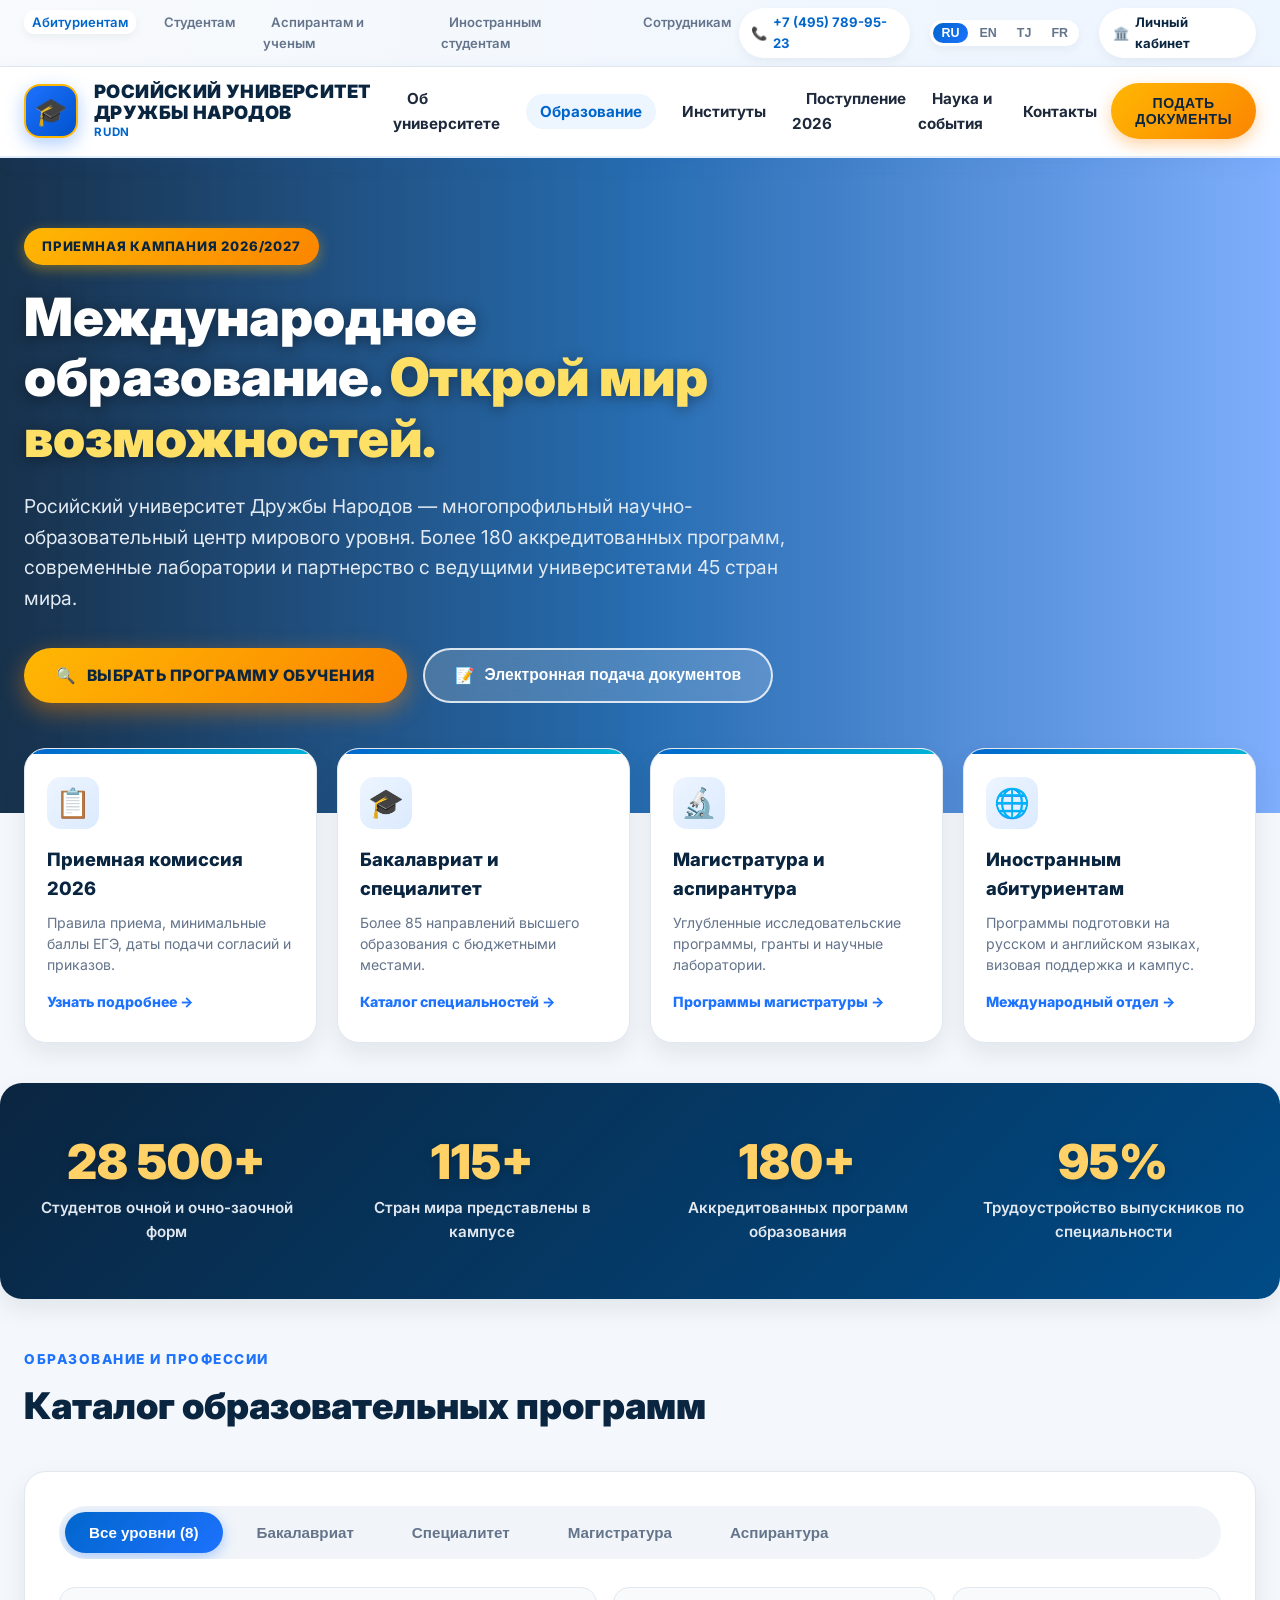
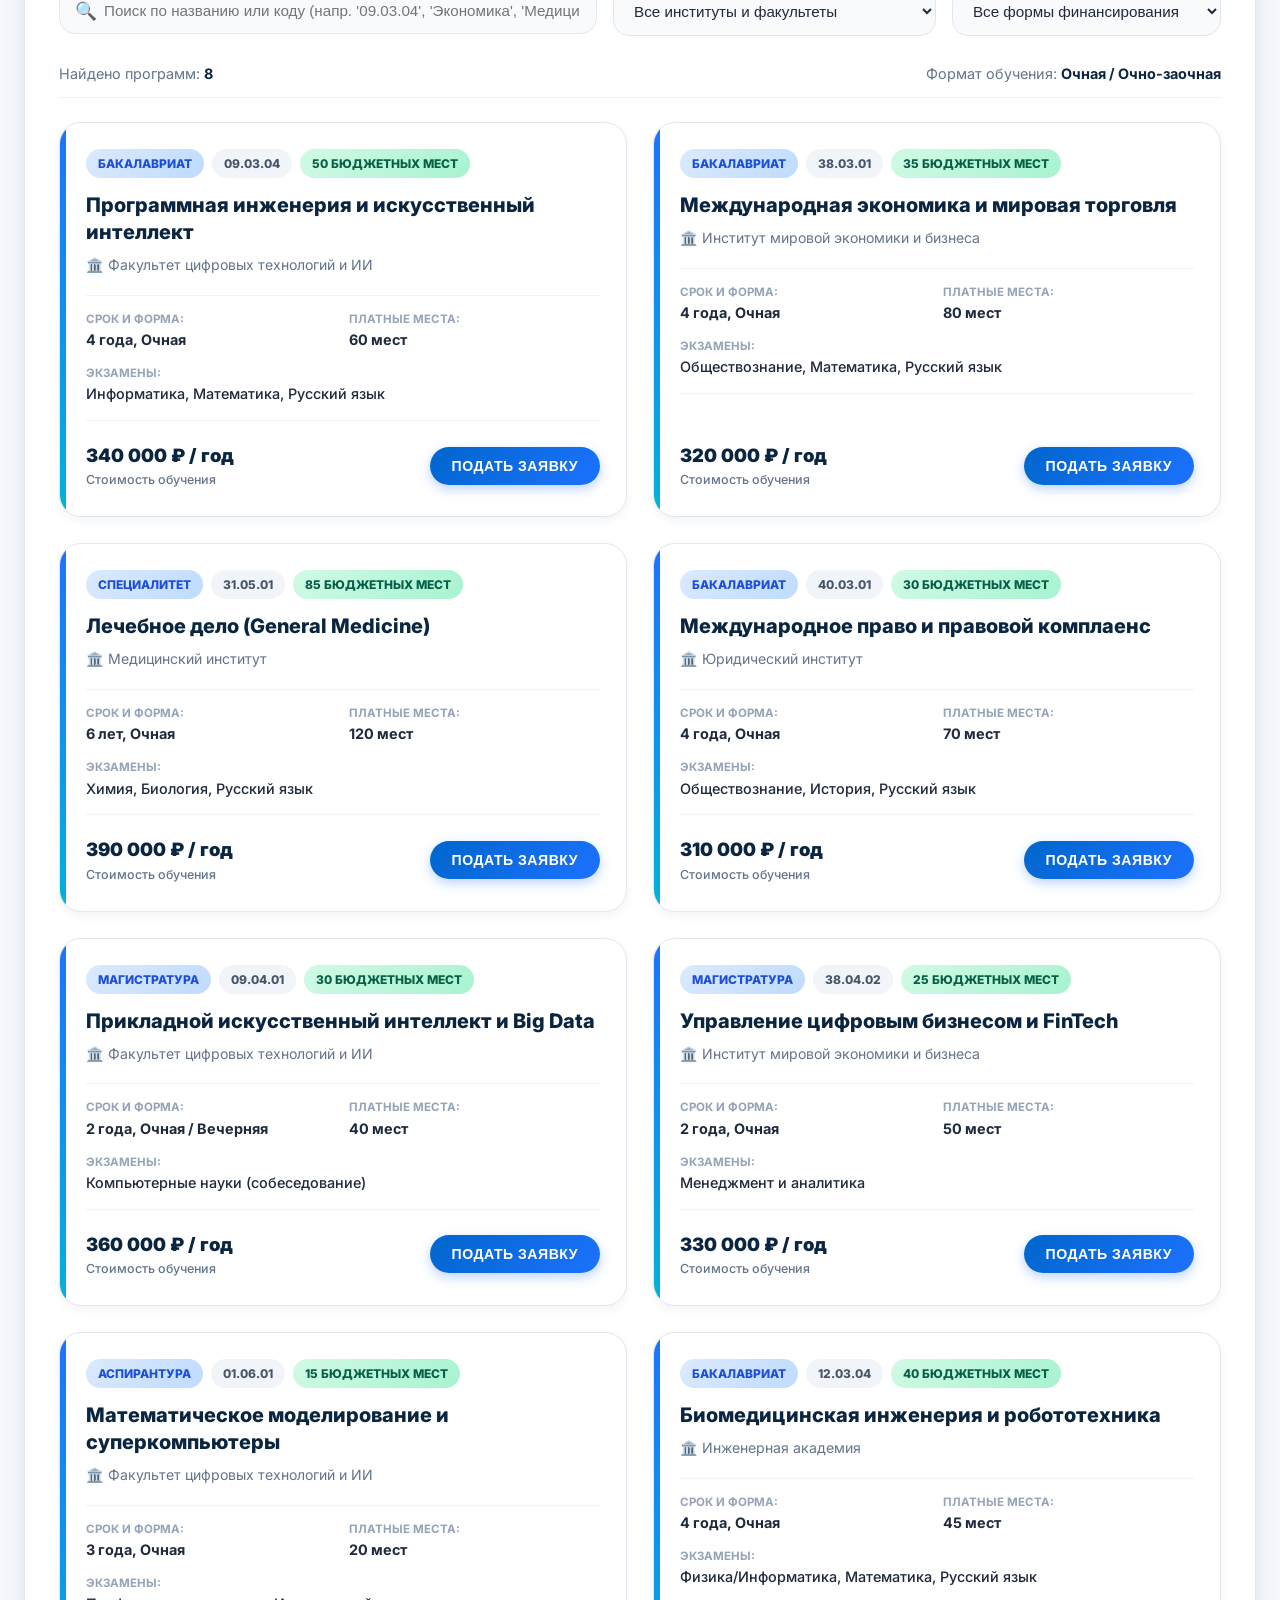
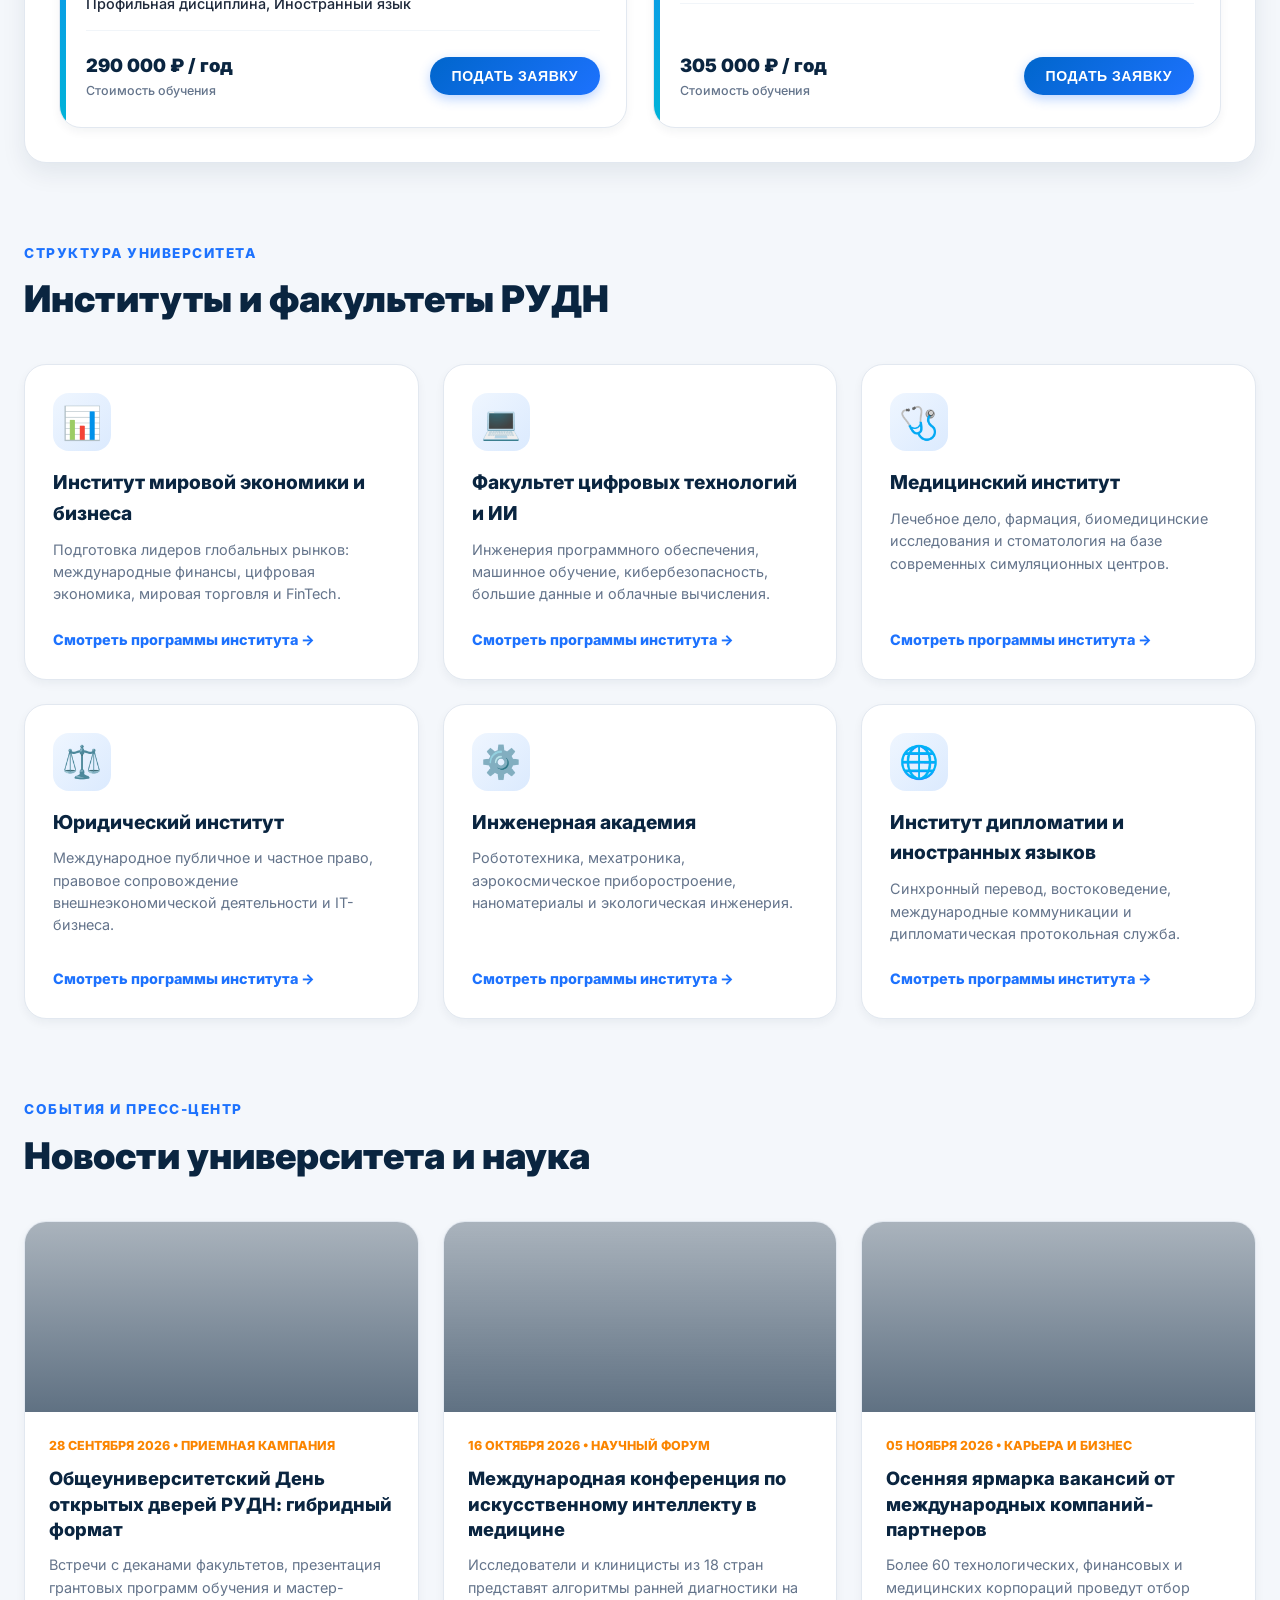
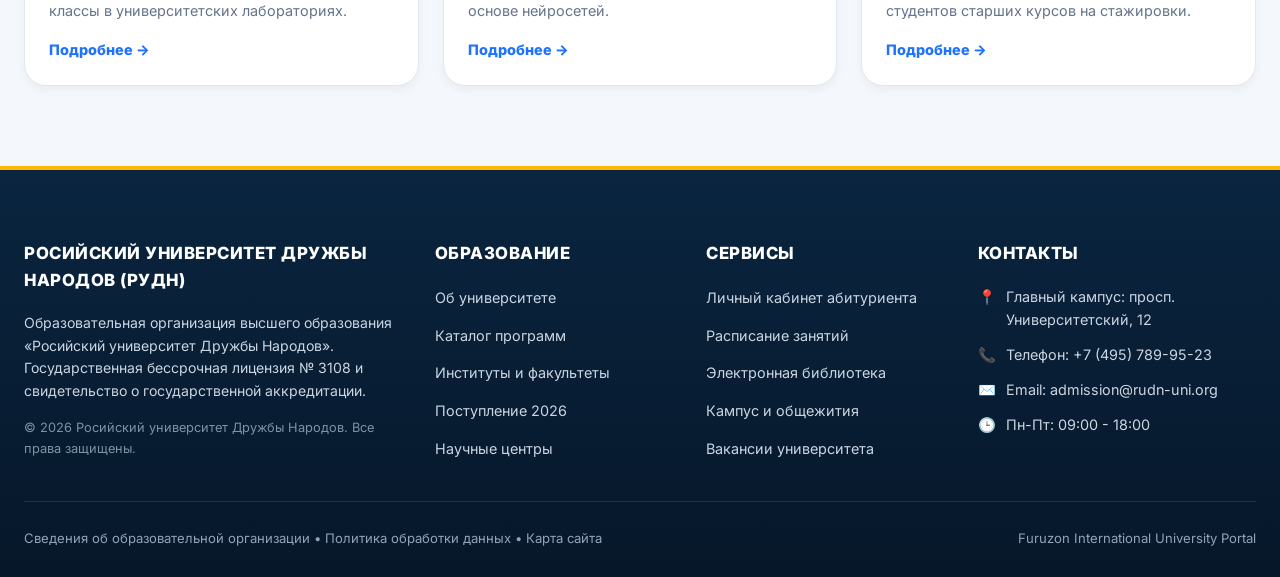
<file: index.html>
<!DOCTYPE html>
<html lang="ru">
<head>
  <meta charset="UTF-8">
  <meta name="viewport" content="width=device-width, initial-scale=1.0">
  <title>Росийский университет Дружбы Народов | Официальный портал</title>
  <meta name="description" content="Официальный сайт Международного университета Фурузона (МУФ). Бакалавриат, магистратура, аспирантура, институты, приемная комиссия 2026.">
  
  <!-- Fonts -->
  <link rel="preconnect" href="https://fonts.googleapis.com">
  <link rel="preconnect" href="https://fonts.gstatic.com" crossorigin>
  <link href="https://fonts.googleapis.com/css2?family=Inter:wght@400;500;600;700;800;900&display=swap" rel="stylesheet">
  
  <link rel="stylesheet" href="styles.css">
</head>
<body>

  <!-- ================= 1. UTILITY AUDIENCE BAR ================= -->
  <aside class="header-utility-bar">
    <div class="container">
      <ul class="audience-links">
        <li><a href="#catalog" class="active">Абитуриентам</a></li>
        <li><a href="#faculties">Студентам</a></li>
        <li><a href="#news">Аспирантам и ученым</a></li>
        <li><a href="#admission">Иностранным студентам</a></li>
        <li><a href="#contacts">Сотрудникам</a></li>
      </ul>

      <div class="utility-right-tools">
        <a href="tel:+74957890123" class="hotline-phone">
          <span>📞</span> +7 (495) 789-95-23
        </a>

        <div class="lang-selector">
          <button class="lang-btn active">RU</button>
          <button class="lang-btn">EN</button>
          <button class="lang-btn">TJ</button>
          <button class="lang-btn">FR</button>
        </div>

        <a href="#apply" class="personal-portal-link" id="openCabinetBtn">
          <span>🏛️</span> Личный кабинет
        </a>
      </div>
    </div>
  </aside>

  <!-- ================= 2. MAIN WHITE NAVIGATION HEADER ================= -->
  <header class="main-white-header">
    <div class="container">
      <a href="#" class="brand-wrapper">
        <div class="brand-emblem">🎓</div>
        <div class="brand-names">
          <h1>Росийский университет Дружбы Народов</h1>
          <span>RUDN</span>
        </div>
      </a>

      <nav>
        <ul class="nav-links-menu" id="mainNavLinks">
          <li><a href="#about">Об университете</a></li>
          <li><a href="#catalog" class="active">Образование</a></li>
          <li><a href="#faculties">Институты</a></li>
          <li><a href="#admission">Поступление 2026</a></li>
          <li><a href="#news">Наука и события</a></li>
          <li><a href="#contacts">Контакты</a></li>
        </ul>
      </nav>

      <div style="display: flex; align-items: center; gap: 14px;">
        <button class="btn-header-apply" id="btnHeaderApply">Подать документы</button>
        <button class="mobile-menu-icon" id="mobileMenuBtn" aria-label="Открыть меню">☰</button>
      </div>
    </div>
  </header>

  <!-- ================= 3. CAMPUS PHOTOGRAPHIC HERO SLIDER ================= -->
  <section class="hero-slider-section" id="about">
    <div class="container">
      <div class="hero-text-block">
        <span class="hero-eyebrow">Приемная кампания 2026/2027</span>
        <h2 class="hero-title-main">
          Международное образование. <span>Открой мир возможностей.</span>
        </h2>
        <p class="hero-sub-p">
          Росийский университет Дружбы Народов — многопрофильный научно-образовательный центр мирового уровня. Более 180 аккредитованных программ, современные лаборатории и партнерство с ведущими университетами 45 стран мира.
        </p>
        <div class="hero-cta-buttons">
          <a href="#catalog" class="btn-hero-solid">
            <span>🔍</span> Выбрать программу обучения
          </a>
          <button class="btn-hero-outline" id="btnHeroApply">
            <span>📝</span> Электронная подача документов
          </button>
        </div>
      </div>
    </div>
  </section>

  <!-- ================= 4. FLOATING QUICK-ACCESS TILES ================= -->
  <div class="quick-tiles-wrapper">
    <div class="quick-tiles-grid">
      <a href="#admission" class="quick-tile-card">
        <div>
          <div class="tile-icon">📋</div>
          <h3>Приемная комиссия 2026</h3>
          <p>Правила приема, минимальные баллы ЕГЭ, даты подачи согласий и приказов.</p>
        </div>
        <div class="tile-arrow">Узнать подробнее →</div>
      </a>

      <a href="#catalog" class="quick-tile-card">
        <div>
          <div class="tile-icon">🎓</div>
          <h3>Бакалавриат и специалитет</h3>
          <p>Более 85 направлений высшего образования с бюджетными местами.</p>
        </div>
        <div class="tile-arrow">Каталог специальностей →</div>
      </a>

      <a href="#catalog" class="quick-tile-card">
        <div>
          <div class="tile-icon">🔬</div>
          <h3>Магистратура и аспирантура</h3>
          <p>Углубленные исследовательские программы, гранты и научные лаборатории.</p>
        </div>
        <div class="tile-arrow">Программы магистратуры →</div>
      </a>

      <a href="#admission" class="quick-tile-card">
        <div>
          <div class="tile-icon">🌐</div>
          <h3>Иностранным абитуриентам</h3>
          <p>Программы подготовки на русском и английском языках, визовая поддержка и кампус.</p>
        </div>
        <div class="tile-arrow">Международный отдел →</div>
      </a>
    </div>
  </div>

  <!-- ================= 5. INSTITUTIONAL STATS BAND ================= -->
  <section class="stats-band">
    <div class="container">
      <div class="stat-item">
        <h4>28 500+</h4>
        <p>Студентов очной и очно-заочной форм</p>
      </div>
      <div class="stat-item">
        <h4>115+</h4>
        <p>Стран мира представлены в кампусе</p>
      </div>
      <div class="stat-item">
        <h4>180+</h4>
        <p>Аккредитованных программ образования</p>
      </div>
      <div class="stat-item">
        <h4>95%</h4>
        <p>Трудоустройство выпускников по специальности</p>
      </div>
    </div>
  </section>

  <!-- ================= 6. EDUCATIONAL PROGRAMS CATALOG ================= -->
  <section class="section-container" id="catalog">
    <div class="section-title-wrap">
      <span class="section-kicker">Образование и профессии</span>
      <h2 class="section-heading">Каталог образовательных программ</h2>
    </div>

    <div class="catalog-panel">
      <!-- Degree level tabs -->
      <div class="levels-tab-row" id="levelTabs">
        <button class="level-pill-btn active" data-level="all">Все уровни (8)</button>
        <button class="level-pill-btn" data-level="bachelor">Бакалавриат</button>
        <button class="level-pill-btn" data-level="specialist">Специалитет</button>
        <button class="level-pill-btn" data-level="master">Магистратура</button>
        <button class="level-pill-btn" data-level="phd">Аспирантура</button>
      </div>

      <!-- Filters & live search -->
      <div class="controls-filter-grid">
        <div class="search-field-box">
          <span class="search-icon-pos">🔍</span>
          <input 
            type="text" 
            id="programSearchInput" 
            placeholder="Поиск по названию или коду (напр. '09.03.04', 'Экономика', 'Медицина')..."
          >
        </div>

        <div>
          <select id="facultyFilterSelect" class="dropdown-filter-select">
            <option value="all">Все институты и факультеты</option>
            <option value="econ">Институт мировой экономики и бизнеса</option>
            <option value="it">Факультет цифровых технологий и ИИ</option>
            <option value="med">Медицинский институт</option>
            <option value="law">Юридический институт</option>
            <option value="eng">Инженерная академия</option>
          </select>
        </div>

        <div>
          <select id="budgetFilterSelect" class="dropdown-filter-select">
            <option value="all">Все формы финансирования</option>
            <option value="budget">Есть бюджетные места</option>
            <option value="contract">Контрактная основа</option>
          </select>
        </div>
      </div>

      <!-- Counter -->
      <div class="programs-counter-bar">
        <span>Найдено программ: <strong id="resultsCount">8</strong></span>
        <span>Формат обучения: <strong>Очная / Очно-заочная</strong></span>
      </div>

      <!-- Grid of Cards -->
      <div class="programs-cards-flow" id="programsGrid">
        <!-- Injected dynamically via app.js -->
      </div>
    </div>
  </section>

  <!-- ================= 7. INSTITUTES & FACULTIES ================= -->
  <section class="section-container" id="faculties">
    <div class="section-title-wrap">
      <span class="section-kicker">Структура университета</span>
      <h2 class="section-heading">Институты и факультеты РУДН</h2>
    </div>

    <div class="institutes-academic-grid">
      <div class="institute-card-unit">
        <div class="unit-top-info">
          <div class="unit-emblem-badge">📊</div>
          <h3>Институт мировой экономики и бизнеса</h3>
          <p>Подготовка лидеров глобальных рынков: международные финансы, цифровая экономика, мировая торговля и FinTech.</p>
        </div>
        <a href="#catalog" class="unit-programs-link">Смотреть программы института →</a>
      </div>

      <div class="institute-card-unit">
        <div class="unit-top-info">
          <div class="unit-emblem-badge">💻</div>
          <h3>Факультет цифровых технологий и ИИ</h3>
          <p>Инженерия программного обеспечения, машинное обучение, кибербезопасность, большие данные и облачные вычисления.</p>
        </div>
        <a href="#catalog" class="unit-programs-link">Смотреть программы института →</a>
      </div>

      <div class="institute-card-unit">
        <div class="unit-top-info">
          <div class="unit-emblem-badge">🩺</div>
          <h3>Медицинский институт</h3>
          <p>Лечебное дело, фармация, биомедицинские исследования и стоматология на базе современных симуляционных центров.</p>
        </div>
        <a href="#catalog" class="unit-programs-link">Смотреть программы института →</a>
      </div>

      <div class="institute-card-unit">
        <div class="unit-top-info">
          <div class="unit-emblem-badge">⚖️</div>
          <h3>Юридический институт</h3>
          <p>Международное публичное и частное право, правовое сопровождение внешнеэкономической деятельности и IT-бизнеса.</p>
        </div>
        <a href="#catalog" class="unit-programs-link">Смотреть программы института →</a>
      </div>

      <div class="institute-card-unit">
        <div class="unit-top-info">
          <div class="unit-emblem-badge">⚙️</div>
          <h3>Инженерная академия</h3>
          <p>Робототехника, мехатроника, аэрокосмическое приборостроение, наноматериалы и экологическая инженерия.</p>
        </div>
        <a href="#catalog" class="unit-programs-link">Смотреть программы института →</a>
      </div>

      <div class="institute-card-unit">
        <div class="unit-top-info">
          <div class="unit-emblem-badge">🌐</div>
          <h3>Институт дипломатии и иностранных языков</h3>
          <p>Синхронный перевод, востоковедение, международные коммуникации и дипломатическая протокольная служба.</p>
        </div>
        <a href="#catalog" class="unit-programs-link">Смотреть программы института →</a>
      </div>
    </div>
  </section>

  <!-- ================= 8. NEWS & EVENTS ================= -->
  <section class="section-container" id="news">
    <div class="section-title-wrap">
      <span class="section-kicker">События и пресс-центр</span>
      <h2 class="section-heading">Новости университета и наука</h2>
    </div>

    <div class="news-events-grid">
      <article class="news-portal-card">
        <div class="news-photo-thumb img-1"></div>
        <div class="news-card-inner">
          <div>
            <div class="news-stamp-date">28 сентября 2026 • Приемная кампания</div>
            <h3>Общеуниверситетский День открытых дверей РУДН: гибридный формат</h3>
            <p>Встречи с деканами факультетов, презентация грантовых программ обучения и мастер-классы в университетских лабораториях.</p>
          </div>
          <a href="#admission" class="read-more-link">Подробнее →</a>
        </div>
      </article>

      <article class="news-portal-card">
        <div class="news-photo-thumb img-2"></div>
        <div class="news-card-inner">
          <div>
            <div class="news-stamp-date">16 октября 2026 • Научный форум</div>
            <h3>Международная конференция по искусственному интеллекту в медицине</h3>
            <p>Исследователи и клиницисты из 18 стран представят алгоритмы ранней диагностики на основе нейросетей.</p>
          </div>
          <a href="#news" class="read-more-link">Подробнее →</a>
        </div>
      </article>

      <article class="news-portal-card">
        <div class="news-photo-thumb img-3"></div>
        <div class="news-card-inner">
          <div>
            <div class="news-stamp-date">05 ноября 2026 • Карьера и бизнес</div>
            <h3>Осенняя ярмарка вакансий от международных компаний-партнеров</h3>
            <p>Более 60 технологических, финансовых и медицинских корпораций проведут отбор студентов старших курсов на стажировки.</p>
          </div>
          <a href="#contacts" class="read-more-link">Подробнее →</a>
        </div>
      </article>
    </div>
  </section>

  <!-- ================= 9. ADMISSION APPLICATION MODAL ================= -->
  <div class="modal-overlay-wrap" id="appModal">
    <div class="modal-box-frame">
      <button class="modal-close-trigger" id="modalCloseBtn" aria-label="Закрыть">&times;</button>
      
      <div id="modalFormContainer">
        <div class="modal-header-text">
          <h2>Онлайн-приемная комиссия МУФ</h2>
          <p>Подача заявления на поступление в Росийский университет Дружбы Народов (2026/2027 уч. год).</p>
        </div>

        <form id="admissionForm">
          <div class="form-group-item">
            <label for="applicantName">ФИО поступающего *</label>
            <input type="text" id="applicantName" class="form-input-control" placeholder="Иванов Иван Иванович" required>
          </div>

          <div class="form-two-cols">
            <div class="form-group-item">
              <label for="applicantEmail">Email *</label>
              <input type="email" id="applicantEmail" class="form-input-control" placeholder="student@example.com" required>
            </div>
            <div class="form-group-item">
              <label for="applicantPhone">Телефон *</label>
              <input type="tel" id="applicantPhone" class="form-input-control" placeholder="+7 (999) 000-00-00" required>
            </div>
          </div>

          <div class="form-group-item">
            <label for="applicantProgram">Выбранная специальность *</label>
            <select id="applicantProgram" class="form-input-control" required>
              <option value="">-- Выберите программу из перечня --</option>
              <option value="09.03.04 Программная инженерия и разработка ИИ">09.03.04 Программная инженерия и разработка ИИ (Бакалавриат)</option>
              <option value="38.03.01 Международная экономика и мировая торговля">38.03.01 Международная экономика и мировая торговля (Бакалавриат)</option>
              <option value="31.05.01 Лечебное дело">31.05.01 Лечебное дело (Специалитет)</option>
              <option value="40.03.01 Международное право">40.03.01 Международное право (Бакалавриат)</option>
              <option value="09.04.01 Прикладной искусственный интеллект">09.04.01 Прикладной искусственный интеллект (Магистратура)</option>
              <option value="38.04.02 Управление цифровым бизнесом">38.04.02 Управление цифровым бизнесом (Магистратура)</option>
              <option value="01.06.01 Математическое моделирование">01.06.01 Математическое моделирование (Аспирантура)</option>
              <option value="12.03.04 Биомедицинская инженерия">12.03.04 Биомедицинская инженерия (Бакалавриат)</option>
            </select>
          </div>

          <div class="form-two-cols">
            <div class="form-group-item">
              <label for="studyForm">Форма обучения</label>
              <select id="studyForm" class="form-input-control">
                <option value="full-time">Очная</option>
                <option value="part-time">Очно-заочная</option>
                <option value="distance">Дистанционная</option>
              </select>
            </div>
            <div class="form-group-item">
              <label for="citizenship">Гражданство</label>
              <select id="citizenship" class="form-input-control">
                <option value="rf">Гражданин РФ</option>
                <option value="cis">Граждане стран СНГ</option>
                <option value="international">Иностранный гражданин</option>
              </select>
            </div>
          </div>

          <div class="checkbox-consent">
            <input type="checkbox" id="consentAgree" required>
            <label for="consentAgree">Я даю согласие на обработку персональных данных в соответствии с правилами приема РУДН</label>
          </div>

          <button type="submit" class="btn-send-application">Зарегистрировать заявление в приемной комиссии</button>
        </form>
      </div>

      <!-- Success View -->
      <div class="success-container" id="modalSuccessBox">
        <div class="success-icon-check">✅</div>
        <h2>Заявление успешно принято!</h2>
        <p style="margin: 12px 0 20px; color: #556270;">
          Электронный регистрационный номер: <strong id="applicationRefId" style="color: #004b87;">#MUF-2026-9284</strong>.<br>
          Данные личного кабинета абитуриента отправлены на ваш Email.
        </p>
        <button class="btn-hero-solid" id="btnModalCloseSuccess" style="margin: 0 auto; display: block;">Понятно, закрыть</button>
      </div>
    </div>
  </div>

  <!-- ================= 9.1 LOGIN MODAL (ЛИЧНЫЙ КАБИНЕТ) ================= -->
  <div class="modal-overlay-wrap" id="loginModal">
    <div class="modal-box-frame login-modal-frame">
      <button class="modal-close-trigger" id="loginModalCloseBtn" aria-label="Закрыть">&times;</button>
      
      <div id="loginFormContent">
        <div class="modal-header-text" style="text-align: center;">
          <div class="login-header-icon">🔐</div>
          <h2>Вход в Личный кабинет</h2>
          <p>Единая информационная система студентов и сотрудников МУФ</p>
        </div>

        <div class="login-role-switch">
          <button type="button" class="role-switch-btn active" data-role="student">Студент</button>
          <button type="button" class="role-switch-btn" data-role="staff">Преподаватель / Сотрудник</button>
        </div>

        <form id="studentLoginForm">
          <div class="form-group-item">
            <label for="loginIdentifier">Логин, Email или № студенческого билета *</label>
            <div class="input-with-icon">
              <span class="field-icon">👤</span>
              <input type="text" id="loginIdentifier" class="form-input-control" placeholder="student или email..." required>
            </div>
          </div>

          <div class="form-group-item">
            <label for="loginPassword">Пароль *</label>
            <div class="input-with-icon">
              <span class="field-icon">🔒</span>
              <input type="password" id="loginPassword" class="form-input-control" placeholder="Введите пароль" required>
              <button type="button" class="toggle-password-btn" id="togglePasswordBtn" title="Показать/скрыть пароль">👁️</button>
            </div>
          </div>

          <div class="login-aux-row">
            <label class="checkbox-remember">
              <input type="checkbox" id="rememberMe" checked>
              <span>Запомнить меня</span>
            </label>
            <a href="#" class="forgot-pass-link" id="forgotPasswordLink">Забыли пароль?</a>
          </div>

          <button type="submit" class="btn-send-application" id="btnSubmitLogin">
            Войти в Личный кабинет
          </button>

          <div id="loginErrorMsg" style="display: none; color: #dc2626; font-size: 0.85rem; font-weight: 700; margin-top: 10px; text-align: center;">
            Неверный логин или пароль. Пожалуйста, проверьте данные.
          </div>
        </form>
      </div>

      <!-- Logged In Success / Dashboard Preview -->
      <div class="login-success-view" id="loginSuccessView" style="display: none; text-align: center; padding: 10px 0;">
        <div class="user-avatar-badge">👨‍🎓</div>
        <h3 id="welcomeUserName" style="font-size: 1.3rem; font-weight: 900; color: #002d54; margin-bottom: 4px;">
          Добро пожаловать, Арджманд!
        </h3>
        <p style="color: #64748b; font-size: 0.9rem; margin-bottom: 20px;">
          Авторизация успешно подтверждена. Сессия активна.
        </p>
        
        <div class="cabinet-mini-summary">
          <div class="mini-summary-item">
            <span class="lbl">Студенческий билет:</span>
            <span class="val" style="color: #004b87;">№ 1032183391</span>
          </div>
          <div class="mini-summary-item">
            <span class="lbl">Статус студента:</span>
            <span class="val badge-active">Обучается (Очная форма)</span>
          </div>
          <div class="mini-summary-item">
            <span class="lbl">Подразделение:</span>
            <span class="val">Институт мировой экономики</span>
          </div>
          <div class="mini-summary-item">
            <span class="lbl">Специальность:</span>
            <span class="val">38.03.01 Экономика</span>
          </div>
          <div class="mini-summary-item">
            <span class="lbl">Курс и группа:</span>
            <span class="val">4 курс, группа ЭК-401</span>
          </div>
          <div class="mini-summary-item">
            <span class="lbl">Баланс по договору:</span>
            <span class="val" style="color: #065f46;">0 ₽ (Оплачено полностью)</span>
          </div>
        </div>

        <div style="display: flex; gap: 12px; margin-top: 24px;">
          <button type="button" class="btn-hero-solid" id="btnCloseLoginSuccess" style="flex: 1; padding: 12px;" onclick="window.location.href='cabinet.html'">
            В панель обучения →
          </button>
          <button type="button" class="btn-card-enroll" id="btnLogoutSession" style="background: #f1f5f9; color: #475569; border: 1px solid #cbd5e1;">
            Выйти
          </button>
        </div>
      </div>
    </div>
  </div>

  <!-- ================= 10. INSTITUTIONAL FOOTER ================= -->
  <footer class="flagship-footer" id="contacts">
    <div class="container">
      <div class="footer-columns-grid">
        <div>
          <h4>Росийский университет Дружбы Народов (РУДН)</h4>
          <p style="font-size: 0.88rem; line-height: 1.6; margin-bottom: 16px;">
            Образовательная организация высшего образования «Росийский университет Дружбы Народов». Государственная бессрочная лицензия № 3108 и свидетельство о государственной аккредитации.
          </p>
          <p style="font-size: 0.8rem; color: #8091a5;">
            © 2026 Росийский университет Дружбы Народов. Все права защищены.
          </p>
        </div>

        <div>
          <h4>Образование</h4>
          <ul class="footer-nav-list">
            <li><a href="#about">Об университете</a></li>
            <li><a href="#catalog">Каталог программ</a></li>
            <li><a href="#faculties">Институты и факультеты</a></li>
            <li><a href="#admission">Поступление 2026</a></li>
            <li><a href="#news">Научные центры</a></li>
          </ul>
        </div>

        <div>
          <h4>Сервисы</h4>
          <ul class="footer-nav-list">
            <li><a href="#apply" class="open-modal-trigger">Личный кабинет абитуриента</a></li>
            <li><a href="#catalog">Расписание занятий</a></li>
            <li><a href="#catalog">Электронная библиотека</a></li>
            <li><a href="#admission">Кампус и общежития</a></li>
            <li><a href="#contacts">Вакансии университета</a></li>
          </ul>
        </div>

        <div>
          <h4>Контакты</h4>
          <ul class="footer-contacts-info">
            <li><span>📍</span> Главный кампус: просп. Университетский, 12</li>
            <li><span>📞</span> Телефон: +7 (495) 789-95-23</li>
            <li><span>✉️</span> Email: admission@rudn-uni.org</li>
            <li><span>🕒</span> Пн-Пт: 09:00 - 18:00</li>
          </ul>
        </div>
      </div>

      <div class="footer-bottom-legal">
        <div>Сведения об образовательной организации • Политика обработки данных • Карта сайта</div>
        <div>Furuzon International University Portal</div>
      </div>
    </div>
  </footer>

  <script src="app.js"></script>
</body>
</html>
</file>
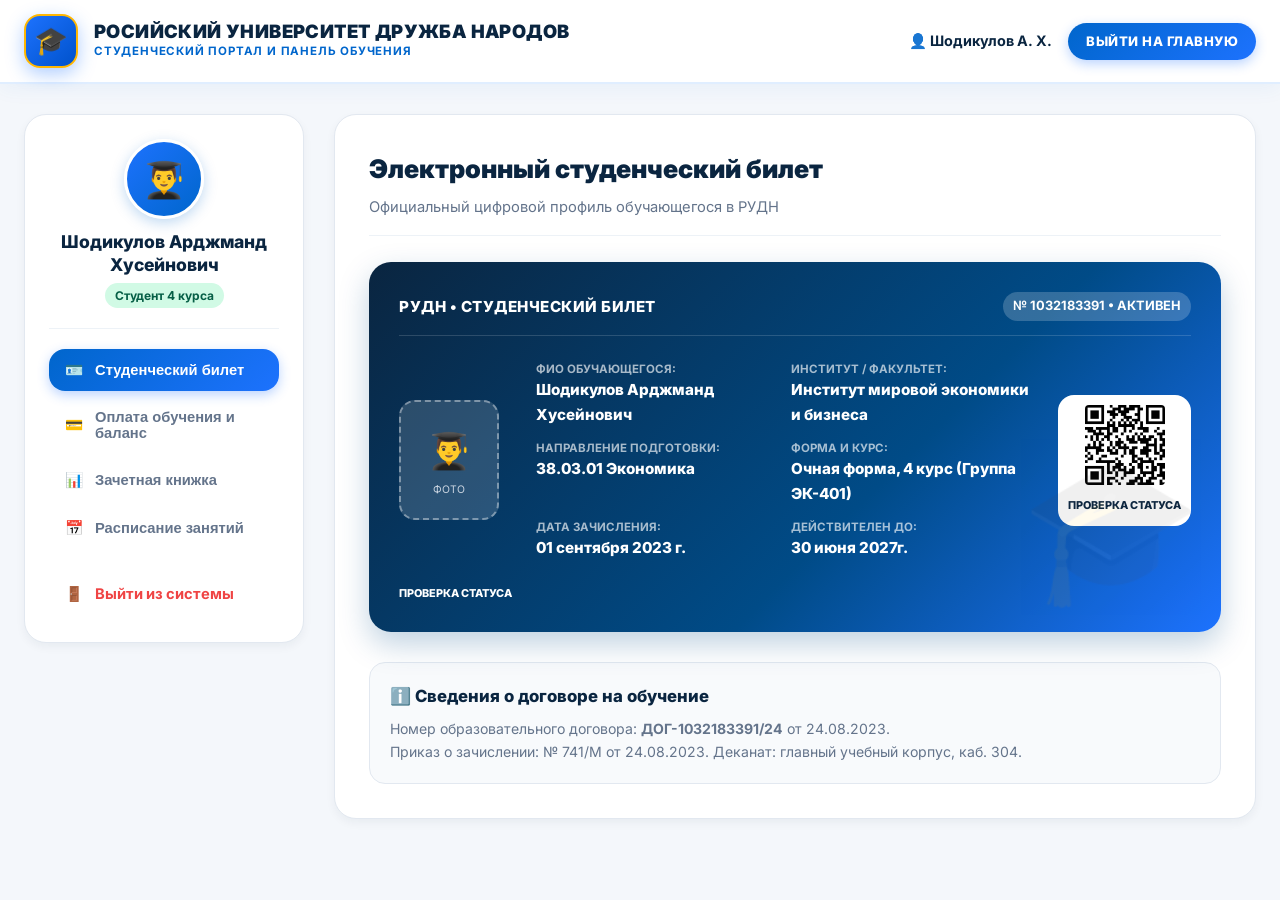
<file: cabinet.html>
<!DOCTYPE html>
<html lang="ru">
<head>
  <meta charset="UTF-8">
  <meta name="viewport" content="width=device-width, initial-scale=1.0">
  <title>Личный кабинет студента | РУДН</title>
  <link rel="preconnect" href="https://fonts.googleapis.com">
  <link rel="preconnect" href="https://fonts.gstatic.com" crossorigin>
  <link href="https://fonts.googleapis.com/css2?family=Inter:wght@400;500;600;700;800;900&display=swap" rel="stylesheet">
  <link rel="stylesheet" href="styles.css">
  <style>
    /* Cabinet Specific Styles */
    .cabinet-layout {
      display: grid;
      grid-template-columns: 280px 1fr;
      gap: 30px;
      max-width: 1380px;
      margin: 30px auto 60px;
      padding: 0 24px;
    }

    .cabinet-sidebar {
      background: #ffffff;
      border-radius: var(--radius-lg);
      padding: 24px;
      border: 1px solid var(--border-light);
      box-shadow: var(--shadow-sm);
      height: fit-content;
      position: sticky;
      top: 90px;
    }

    .student-profile-summary {
      text-align: center;
      padding-bottom: 20px;
      border-bottom: 1px solid #edf2f7;
      margin-bottom: 20px;
    }

    .student-avatar-frame {
      width: 80px;
      height: 80px;
      border-radius: 50%;
      background: linear-gradient(135deg, var(--uni-blue-electric) 0%, var(--uni-blue) 100%);
      color: #ffffff;
      font-size: 2.2rem;
      display: flex;
      align-items: center;
      justify-content: center;
      margin: 0 auto 12px;
      border: 3px solid #ffffff;
      box-shadow: 0 4px 14px rgba(0, 102, 204, 0.25);
    }

    .student-name-title {
      font-size: 1.1rem;
      font-weight: 800;
      color: var(--uni-blue-dark);
      line-height: 1.3;
    }

    .student-meta-badge {
      display: inline-block;
      margin-top: 6px;
      font-size: 0.75rem;
      font-weight: 700;
      color: #065f46;
      background: #d1fae5;
      padding: 3px 10px;
      border-radius: var(--radius-pill);
    }

    .cabinet-nav-menu {
      list-style: none;
      display: flex;
      flex-direction: column;
      gap: 6px;
    }

    .cabinet-nav-btn {
      width: 100%;
      text-align: left;
      background: none;
      border: none;
      padding: 12px 16px;
      font-size: 0.92rem;
      font-weight: 700;
      color: var(--text-muted);
      border-radius: var(--radius-md);
      cursor: pointer;
      display: flex;
      align-items: center;
      gap: 12px;
      transition: var(--transition);
    }

    .cabinet-nav-btn:hover {
      color: var(--uni-blue);
      background-color: var(--uni-blue-soft);
    }

    .cabinet-nav-btn.active {
      background: linear-gradient(135deg, var(--uni-blue) 0%, var(--uni-blue-electric) 100%);
      color: #ffffff;
      box-shadow: 0 4px 12px rgba(29, 114, 254, 0.3);
    }

    .cabinet-main-view {
      background: #ffffff;
      border-radius: var(--radius-lg);
      padding: 34px;
      border: 1px solid var(--border-light);
      box-shadow: var(--shadow-sm);
    }

    .view-tab-content {
      display: none;
    }

    .view-tab-content.active {
      display: block;
      animation: fadeIn 0.3s ease-out;
    }

    .view-headline {
      font-size: 1.6rem;
      font-weight: 900;
      color: var(--uni-blue-dark);
      margin-bottom: 6px;
    }

    .view-subheadline {
      font-size: 0.92rem;
      color: var(--text-muted);
      margin-bottom: 26px;
      padding-bottom: 16px;
      border-bottom: 1px solid #edf2f7;
    }

    /* Student Digital Card */
    .digital-student-card {
      background: linear-gradient(135deg, #0a2540 0%, #004b87 60%, #1d72fe 100%);
      color: #ffffff;
      border-radius: var(--radius-lg);
      padding: 30px;
      margin-bottom: 30px;
      box-shadow: 0 12px 30px rgba(0, 75, 135, 0.25);
      position: relative;
      overflow: hidden;
    }

    .digital-student-card::after {
      content: '🎓';
      position: absolute;
      right: 20px;
      bottom: -10px;
      font-size: 9rem;
      opacity: 0.08;
      pointer-events: none;
    }

    .card-top-head {
      display: flex;
      justify-content: space-between;
      align-items: center;
      margin-bottom: 24px;
      border-bottom: 1px solid rgba(255, 255, 255, 0.15);
      padding-bottom: 14px;
    }

    .card-uni-title {
      font-size: 0.95rem;
      font-weight: 800;
      text-transform: uppercase;
      letter-spacing: 0.5px;
    }

    .card-chip {
      font-size: 0.8rem;
      font-weight: 700;
      background: rgba(255, 255, 255, 0.2);
      padding: 4px 10px;
      border-radius: var(--radius-pill);
    }

    .card-student-body {
      display: grid;
      grid-template-columns: auto 1fr auto;
      gap: 24px;
      align-items: center;
    }

    .card-photo-box {
      width: 100px;
      height: 120px;
      border-radius: var(--radius-md);
      background: rgba(255, 255, 255, 0.15);
      border: 2px dashed rgba(255, 255, 255, 0.4);
      display: flex;
      flex-direction: column;
      align-items: center;
      justify-content: center;
      font-size: 2.2rem;
    }

    .card-info-grid {
      display: grid;
      grid-template-columns: 1fr 1fr;
      gap: 12px;
      font-size: 0.88rem;
    }

    .card-info-grid .field-lbl {
      color: rgba(255, 255, 255, 0.65);
      font-size: 0.72rem;
      text-transform: uppercase;
      font-weight: 700;
      display: block;
    }

    .card-info-grid .field-val {
      font-weight: 800;
      font-size: 0.95rem;
    }

    .card-qr-box {
      text-align: center;
      background: #ffffff;
      padding: 10px;
      border-radius: var(--radius-md);
      color: #0a2540;
    }

    .qr-code-img {
      width: 80px;
      height: 80px;
      background: 
        repeating-linear-gradient(0deg, #000 0px, #000 4px, transparent 4px, transparent 8px),
        repeating-linear-gradient(90deg, #000 0px, #000 4px, #fff 4px, #fff 8px);
      margin: 0 auto 6px;
      border-radius: 4px;
    }

    /* Tuition & Payment Panel */
    .balance-banner {
      background: linear-gradient(135deg, #f0fdf4 0%, #dcfce7 100%);
      border: 1px solid #bbf7d0;
      border-radius: var(--radius-lg);
      padding: 24px;
      margin-bottom: 30px;
      display: flex;
      justify-content: space-between;
      align-items: center;
    }

    .balance-num-box h4 {
      font-size: 0.85rem;
      color: #166534;
      text-transform: uppercase;
      font-weight: 800;
    }

    .balance-num-box .amount {
      font-size: 2.4rem;
      font-weight: 900;
      color: #14532d;
    }

    .quick-amount-pills {
      display: flex;
      gap: 10px;
      margin: 12px 0 20px;
      flex-wrap: wrap;
    }

    .amount-pill-btn {
      background: #f1f5f9;
      border: 1.5px solid var(--border-light);
      padding: 8px 16px;
      border-radius: var(--radius-pill);
      font-size: 0.9rem;
      font-weight: 700;
      cursor: pointer;
      color: var(--text-main);
      transition: var(--transition);
    }

    .amount-pill-btn:hover,
    .amount-pill-btn.active {
      background: var(--uni-blue);
      color: #ffffff;
      border-color: var(--uni-blue);
    }

    .payment-methods-grid {
      display: grid;
      grid-template-columns: repeat(3, 1fr);
      gap: 14px;
      margin-bottom: 24px;
    }

    .payment-method-card {
      border: 1.5px solid var(--border-light);
      border-radius: var(--radius-md);
      padding: 16px;
      text-align: center;
      cursor: pointer;
      transition: var(--transition);
    }

    .payment-method-card:hover,
    .payment-method-card.active {
      border-color: var(--uni-blue-electric);
      background: var(--uni-blue-soft);
      box-shadow: 0 4px 12px rgba(29, 114, 254, 0.15);
    }

    .payment-method-card .icon {
      font-size: 1.8rem;
      margin-bottom: 6px;
    }

    .payment-method-card h5 {
      font-size: 0.92rem;
      font-weight: 800;
      color: var(--uni-blue-dark);
    }

    /* Transactions Table */
    .transactions-table {
      width: 100%;
      border-collapse: collapse;
      margin-top: 16px;
      font-size: 0.9rem;
    }

    .transactions-table th {
      background-color: #f8fafc;
      padding: 12px 16px;
      text-align: left;
      font-weight: 700;
      color: var(--text-muted);
      border-bottom: 1.5px solid var(--border-light);
      font-size: 0.8rem;
      text-transform: uppercase;
    }

    .transactions-table td {
      padding: 14px 16px;
      border-bottom: 1px solid #edf2f7;
    }

    .status-badge-paid {
      display: inline-block;
      padding: 3px 10px;
      border-radius: var(--radius-pill);
      font-size: 0.75rem;
      font-weight: 800;
      background: #d1fae5;
      color: #065f46;
    }

    @media (max-width: 960px) {
      .cabinet-layout {
        grid-template-columns: 1fr;
      }
      .card-student-body {
        grid-template-columns: 1fr;
        text-align: center;
      }
      .card-info-grid {
        grid-template-columns: 1fr;
      }
      .payment-methods-grid {
        grid-template-columns: 1fr;
      }
      .balance-banner {
        flex-direction: column;
        gap: 16px;
        text-align: center;
      }
    }
  </style>
</head>
<body>

  <!-- ================= TOP BAR ================= -->
  <header class="main-white-header">
    <div class="container">
      <a href="index.html" class="brand-wrapper">
        <div class="brand-emblem">🎓</div>
        <div class="brand-names">
          <h1>Росийский Университет Дружбa Народов</h1>
          <span>Студенческий портал и панель обучения</span>
        </div>
      </a>

      <div style="display: flex; align-items: center; gap: 16px;">
        <span style="font-size: 0.9rem; font-weight: 700; color: var(--uni-blue-dark);">
          👤 Шодикулов А. Х.
        </span>
        <a href="index.html" class="btn-card-enroll" style="text-decoration: none; padding: 8px 18px; font-size: 0.82rem;">
          Выйти на главную
        </a>
      </div>
    </div>
  </header>

  <!-- ================= CABINET MAIN LAYOUT ================= -->
  <main class="cabinet-layout">
    <!-- Sidebar Navigation -->
    <aside class="cabinet-sidebar">
      <div class="student-profile-summary">
        <div class="student-avatar-frame">👨‍🎓</div>
        <div class="student-name-title">Шодикулов Арджманд Хусейнович</div>
        <div class="student-meta-badge">Студент 4 курса</div>
      </div>

      <ul class="cabinet-nav-menu">
        <li>
          <button class="cabinet-nav-btn active" data-tab="profileTab">
            <span>🪪</span> Студенческий билет
          </button>
        </li>
        <li>
          <button class="cabinet-nav-btn" data-tab="paymentTab">
            <span>💳</span> Оплата обучения и баланс
          </button>
        </li>
        <li>
          <button class="cabinet-nav-btn" data-tab="gradesTab">
            <span>📊</span> Зачетная книжка
          </button>
        </li>
        <li>
          <button class="cabinet-nav-btn" data-tab="scheduleTab">
            <span>📅</span> Расписание занятий
          </button>
        </li>
        <li>
          <a href="index.html" class="cabinet-nav-btn" style="text-decoration: none; margin-top: 16px; color: #ef4444;">
            <span>🚪</span> Выйти из системы
          </a>
        </li>
      </ul>
    </aside>

    <!-- Main Views Area -->
    <section class="cabinet-main-view">

      <!-- ================= TAB 1: PROFILE & DIGITAL ID ================= -->
      <div class="view-tab-content active" id="profileTab">
        <h2 class="view-headline">Электронный студенческий билет</h2>
        <p class="view-subheadline">Официальный цифровой профиль обучающегося в РУДН</p>

        <div class="digital-student-card">
          <div class="card-top-head">
            <div class="card-uni-title">РУДН • Студенческий билет</div>
            <div class="card-chip">№ 1032183391 • АКТИВЕН</div>
          </div>

          <div class="card-student-body">
            <div class="card-photo-box">
              <span>👨‍🎓</span>
              <span style="font-size: 0.65rem; color: #cbd5e1; margin-top: 4px;">ФОТО</span>
            </div>

            <div class="card-info-grid">
              <div>
                <span class="field-lbl">ФИО обучающегося:</span>
                <span class="field-val">Шодикулов Арджманд Хусейнович</span>
              </div>
              <div>
                <span class="field-lbl">Институт / Факультет:</span>
                <span class="field-val">Институт мировой экономики и бизнеса</span>
              </div>
              <div>
                <span class="field-lbl">Направление подготовки:</span>
                <span class="field-val">38.03.01 Экономика</span>
              </div>
              <div>
                <span class="field-lbl">Форма и курс:</span>
                <span class="field-val">Очная форма, 4 курс (Группа ЭК-401)</span>
              </div>
              <div>
                <span class="field-lbl">Дата зачисления:</span>
                <span class="field-val">01 сентября 2023 г.</span>
              </div>
              <div>
                <span class="field-lbl">Действителен до:</span>
                <span class="field-val">30 июня 2027г.</span>
              </div>
            </div>

            <div class="card-qr-box">
             <img src="qr.png" alt="QR Code" style="width: 80px; height: 80px; object-fit: contain; display: block; margin: 0 auto 6px; border-radius: 4px;">
              <span style="font-size: 0.68rem; font-weight: 800;">ПРОВЕРКА СТАТУСА</span>
            </div>
              <span style="font-size: 0.68rem; font-weight: 800;">ПРОВЕРКА СТАТУСА</span>
            </div>
          </div>
        </div>

        <div style="background: #f8fafc; border-radius: var(--radius-md); padding: 20px; border: 1px solid var(--border-light);">
          <h4 style="font-size: 1.05rem; font-weight: 800; color: var(--uni-blue-dark); margin-bottom: 8px;">
            ℹ️ Сведения о договоре на обучение
          </h4>
          <p style="font-size: 0.88rem; color: var(--text-muted); line-height: 1.6;">
            Номер образовательного договора: <strong>ДОГ-1032183391/24</strong> от 24.08.2023.<br>
            Приказ о зачислении: № 741/M от 24.08.2023. Деканат: главный учебный корпус, каб. 304.
          </p>
        </div>
      </div>

      <!-- ================= TAB 2: TUITION & BALANCE PAYMENT ================= -->
      <div class="view-tab-content" id="paymentTab">
        <h2 class="view-headline">Оплата обучения и баланс договора</h2>
        <p class="view-subheadline">Онлайн-пополнение баланса, контроль оплаты семестров и квитанции</p>

        <!-- Current Balance Banner -->
        <div class="balance-banner">
          <div class="balance-num-box">
            <h4>Текущий баланс счета договора:</h4>
            <div class="amount" id="displayBalanceAmount">25 000 ₽</div>
            <span style="font-size: 0.82rem; color: #15803d; font-weight: 700;">
              ✓ Осенний семестр 2026/2027 оплачен в полном объеме
            </span>
          </div>
          <div>
            <span class="status-badge-paid">Задолженностей нет</span>
          </div>
        </div>

        <!-- Payment Form -->
        <div style="background: #ffffff; border: 1.5px solid var(--border-light); border-radius: var(--radius-lg); padding: 26px; margin-bottom: 30px;">
          <h3 style="font-size: 1.15rem; font-weight: 800; color: var(--uni-blue-dark); margin-bottom: 12px;">
            Онлайн-пополнение баланса договора
          </h3>

          <label style="font-size: 0.88rem; font-weight: 700; color: var(--text-main); display: block; margin-bottom: 6px;">
            Выберите или введите сумму пополнения (₽):
          </label>

          <div class="quick-amount-pills">
            <button type="button" class="amount-pill-btn active" data-val="15000">15 000 ₽</button>
            <button type="button" class="amount-pill-btn" data-val="30000">30 000 ₽</button>
            <button type="button" class="amount-pill-btn" data-val="50000">50 000 ₽</button>
            <button type="button" class="amount-pill-btn" data-val="100000">100 000 ₽</button>
          </div>

          <div class="form-group-item" style="max-width: 320px;">
            <input type="number" id="customPaymentAmount" class="form-input-control" value="15000" min="1000" step="1000">
          </div>

          <label style="font-size: 0.88rem; font-weight: 700; color: var(--text-main); display: block; margin-bottom: 10px;">
            Способ онлайн-оплаты:
          </label>

          <div class="payment-methods-grid">
            <div class="payment-method-card active" data-method="card">
              <div class="icon">💳</div>
              <h5>Банковская карта</h5>
              <span style="font-size: 0.75rem; color: var(--text-muted);">МИР, Visa, Mastercard</span>
            </div>
            <div class="payment-method-card" data-method="sbp">
              <div class="icon">⚡</div>
              <h5>Система быстрых платежей</h5>
              <span style="font-size: 0.75rem; color: var(--text-muted);">Без комиссии 0%</span>
            </div>
            <div class="payment-method-card" data-method="sber">
              <div class="icon">🏦</div>
              <h5>SberPay / Т-Pay</h5>
              <span style="font-size: 0.75rem; color: var(--text-muted);">Быстрая оплата в 1 клик</span>
            </div>
          </div>

          <button type="button" class="btn-send-application" id="btnExecuteTopUp">
            Оплатить через платежный шлюз банка
          </button>
        </div>

        <!-- Transactions History -->
        <h3 style="font-size: 1.15rem; font-weight: 800; color: var(--uni-blue-dark); margin-bottom: 10px;">
          История операций и квитанции
        </h3>
        <table class="transactions-table">
          <thead>
            <tr>
              <th>Дата</th>
              <th>Номер операции</th>
              <th>Назначение</th>
              <th>Сумма</th>
              <th>Статус</th>
            </tr>
          </thead>
          <tbody id="transactionsHistoryBody">
            <tr>
              <td>15.09.2026</td>
              <td>#PAY-2026-9812</td>
              <td>Оплата за 5 семестр (Осенний 2026)</td>
              <td><strong>160 000 ₽</strong></td>
              <td><span class="status-badge-paid">Зачислено</span></td>
            </tr>
            <tr>
              <td>10.02.2026</td>
              <td>#PAY-2026-4421</td>
              <td>Оплата за 4 семестр (Весенний 2026)</td>
              <td><strong>160 000 ₽</strong></td>
              <td><span class="status-badge-paid">Зачислено</span></td>
            </tr>
          </tbody>
        </table>
      </div>

      <!-- ================= TAB 3: GRADES & RECORD BOOK ================= -->
      <div class="view-tab-content" id="gradesTab">
        <h2 class="view-headline">Электронная зачетная книжка</h2>
        <p class="view-subheadline">Результаты промежуточной аттестации и экзаменационных сессий</p>

        <table class="transactions-table">
          <thead>
            <tr>
              <th>Дисциплина</th>
              <th>Семестр</th>
              <th>Преподаватель</th>
              <th>Форма контроля</th>
              <th>Оценка</th>
            </tr>
          </thead>
          <tbody>
            <tr>
              <td><strong>Мировая экономика и международные отношения</strong></td>
              <td>4 семестр</td>
              <td>проф. Воронов С. М.</td>
              <td>Экзамен</td>
              <td><strong style="color: #059669;">Отлично (92 балла)</strong></td>
            </tr>
            <tr>
              <td><strong>Макроэкономическое прогнозирование</strong></td>
              <td>4 семестр</td>
              <td>доц. Николаев Д. А.</td>
              <td>Экзамен</td>
              <td><strong style="color: #059669;">Отлично (95 баллов)</strong></td>
            </tr>
            <tr>
              <td><strong>Международные валютно-кредитные отношения</strong></td>
              <td>4 семестр</td>
              <td>доц. Соколова Е. В.</td>
              <td>Зачет с оценкой</td>
              <td><strong style="color: #059669;">Хорошо (84 балла)</strong></td>
            </tr>
            <tr>
              <td><strong>Цифровые технологии в финансовом секторе</strong></td>
              <td>4 семестр</td>
              <td>ст. преп. Исмаилов Р. К.</td>
              <td>Зачет</td>
              <td><span class="status-badge-paid">Зачтено</span></td>
            </tr>
          </tbody>
        </table>
      </div>

      <!-- ================= TAB 4: SCHEDULE ================= -->
      <div class="view-tab-content" id="scheduleTab">
        <h2 class="view-headline">Расписание занятий</h2>
        <p class="view-subheadline">Группа ЭК-301 • Текущая учебная неделя (Числитель)</p>

        <div style="display: flex; flex-direction: column; gap: 16px;">
          <div style="border: 1px solid var(--border-light); border-radius: var(--radius-md); padding: 18px;">
            <div style="font-weight: 800; color: var(--uni-blue); font-size: 1rem; margin-bottom: 8px;">
              Понедельник
            </div>
            <p style="font-size: 0.9rem; color: var(--text-main); margin-bottom: 4px;">
              ⏰ 09:00 - 10:30 • <strong>Международная торговля (Лекция)</strong> — Ауд. 412
            </p>
            <p style="font-size: 0.9rem; color: var(--text-main);">
              ⏰ 10:45 - 12:15 • <strong>Финансовый менеджмент (Семинар)</strong> — Ауд. 308
            </p>
          </div>

          <div style="border: 1px solid var(--border-light); border-radius: var(--radius-md); padding: 18px;">
            <div style="font-weight: 800; color: var(--uni-blue); font-size: 1rem; margin-bottom: 8px;">
              Вторник
            </div>
            <p style="font-size: 0.9rem; color: var(--text-main); margin-bottom: 4px;">
              ⏰ 12:30 - 14:00 • <strong>Иностранный язык в сфере экономики (Практика)</strong> — Ауд. 215
            </p>
            <p style="font-size: 0.9rem; color: var(--text-main);">
              ⏰ 14:15 - 15:45 • <strong>Эконометрическое моделирование (Лабораторная)</strong> — Компьютерный класс 5
            </p>
          </div>
        </div>
      </div>

    </section>
  </main>

  <script>
    // Tab switching in cabinet
    const navButtons = document.querySelectorAll(".cabinet-nav-btn[data-tab]");
    const tabContents = document.querySelectorAll(".view-tab-content");

    navButtons.forEach(btn => {
      btn.addEventListener("click", () => {
        navButtons.forEach(b => b.classList.remove("active"));
        tabContents.forEach(c => c.classList.remove("active"));

        btn.classList.add("active");
        const targetId = btn.getAttribute("data-tab");
        const targetTab = document.getElementById(targetId);
        if (targetTab) targetTab.classList.add("active");
      });
    });

    // Quick amount pills
    const amountPills = document.querySelectorAll(".amount-pill-btn");
    const customPaymentAmount = document.getElementById("customPaymentAmount");

    amountPills.forEach(pill => {
      pill.addEventListener("click", () => {
        amountPills.forEach(p => p.classList.remove("active"));
        pill.classList.add("active");
        customPaymentAmount.value = pill.getAttribute("data-val");
      });
    });

    // Payment methods
    const paymentMethods = document.querySelectorAll(".payment-method-card");
    paymentMethods.forEach(card => {
      card.addEventListener("click", () => {
        paymentMethods.forEach(c => c.classList.remove("active"));
        card.classList.add("active");
      });
    });

    // Simulate Top-up Balance
    const btnExecuteTopUp = document.getElementById("btnExecuteTopUp");
    const displayBalanceAmount = document.getElementById("displayBalanceAmount");
    const transactionsHistoryBody = document.getElementById("transactionsHistoryBody");

    // Load persisted balance if exists
    let savedBalance = localStorage.getItem("muf_tuition_balance");
    let currentBalance = savedBalance ? parseInt(savedBalance, 10) : 25000;
    if (displayBalanceAmount) {
      displayBalanceAmount.textContent = currentBalance.toLocaleString("ru-RU") + " ₽";
    }

    if (btnExecuteTopUp) {
      btnExecuteTopUp.addEventListener("click", () => {
        const addAmount = parseInt(customPaymentAmount.value, 10);
        if (!addAmount || addAmount <= 0) {
          alert("Пожалуйста, укажите корректную сумму пополнения.");
          return;
        }

        btnExecuteTopUp.disabled = true;
        btnExecuteTopUp.textContent = "Связь с банком-эквайером...";

        setTimeout(() => {
          currentBalance += addAmount;
          localStorage.setItem("muf_tuition_balance", currentBalance);
          displayBalanceAmount.textContent = currentBalance.toLocaleString("ru-RU") + " ₽";

          // Add to transactions table
          const randomId = Math.floor(1000 + Math.random() * 9000);
          const now = new Date();
          const dateStr = now.toLocaleDateString("ru-RU");

          const newRow = document.createElement("tr");
          newRow.innerHTML = `
            <td>${dateStr}</td>
            <td>#PAY-2026-${randomId}</td>
            <td>Онлайн-пополнение баланса договора</td>
            <td><strong>${addAmount.toLocaleString("ru-RU")} ₽</strong></td>
            <td><span class="status-badge-paid">Зачислено</span></td>
          `;
          transactionsHistoryBody.insertBefore(newRow, transactionsHistoryBody.firstChild);

          btnExecuteTopUp.disabled = false;
          btnExecuteTopUp.textContent = "Оплатить через платежный шлюз банка";
          alert("Платеж успешно обработан! Баланс счета пополнен на " + addAmount.toLocaleString("ru-RU") + " ₽.");
        }, 800);
      });
    }
  </script>
</body>
</html>
</file>
<file: styles.css>
/* ==========================================================================
   Международный университет Фурузона - Modern Vibrant Academic Theme
   Rounded Corners, Vivid Colors & Premium Academic Styling
   ========================================================================== */

:root {
  /* Vibrant University Colors */
  --uni-blue: #0066cc;
  --uni-blue-electric: #1d72fe;
  --uni-blue-dark: #0a2540;
  --uni-blue-soft: #edf5ff;
  --uni-cyan: #00b4d8;
  --uni-gold: #ffb703;
  --uni-gold-hover: #fb8500;
  --uni-emerald: #10b981;
  --uni-purple: #8b5cf6;
  
  --text-main: #1e293b;
  --text-muted: #64748b;
  --text-light: #94a3b8;
  --border-light: #e2e8f0;
  
  --bg-page: #f4f7fb;
  --bg-white: #ffffff;
  
  /* Soft Rounded Radii */
  --radius-pill: 9999px;
  --radius-lg: 22px;
  --radius-md: 16px;
  --radius-sm: 10px;
  
  /* Rich Modern Shadows */
  --shadow-sm: 0 4px 10px rgba(10, 37, 64, 0.05);
  --shadow-md: 0 10px 25px rgba(10, 37, 64, 0.08);
  --shadow-hover: 0 18px 38px rgba(0, 102, 204, 0.18);
  --shadow-glow: 0 8px 24px rgba(29, 114, 254, 0.35);
  
  --transition: all 0.28s cubic-bezier(0.4, 0, 0.2, 1);
}

* {
  margin: 0;
  padding: 0;
  box-sizing: border-box;
}

body {
  font-family: 'Inter', -apple-system, BlinkMacSystemFont, "Segoe UI", Roboto, sans-serif;
  color: var(--text-main);
  background-color: var(--bg-page);
  line-height: 1.6;
}

/* ==========================================================================
   1. Clean White Academic Header with Vibrant Accents
   ========================================================================== */

/* Top Utility Bar */
.header-utility-bar {
  background: linear-gradient(90deg, #f8fafc 0%, #edf5ff 100%);
  border-bottom: 1px solid var(--border-light);
  font-size: 0.82rem;
}

.header-utility-bar .container {
  max-width: 1380px;
  margin: 0 auto;
  padding: 8px 24px;
  display: flex;
  justify-content: space-between;
  align-items: center;
}

.audience-links {
  display: flex;
  gap: 20px;
  list-style: none;
}

.audience-links a {
  color: var(--text-muted);
  text-decoration: none;
  font-weight: 600;
  padding: 4px 8px;
  border-radius: var(--radius-sm);
  transition: var(--transition);
}

.audience-links a:hover,
.audience-links a.active {
  color: var(--uni-blue);
  background-color: #ffffff;
  box-shadow: var(--shadow-sm);
}

.utility-right-tools {
  display: flex;
  align-items: center;
  gap: 20px;
}

.hotline-phone {
  color: var(--uni-blue);
  text-decoration: none;
  font-weight: 700;
  display: flex;
  align-items: center;
  gap: 6px;
  background-color: #ffffff;
  padding: 4px 12px;
  border-radius: var(--radius-pill);
  box-shadow: var(--shadow-sm);
  transition: var(--transition);
}

.hotline-phone:hover {
  transform: translateY(-1px);
  color: var(--uni-blue-electric);
}

.lang-selector {
  display: flex;
  gap: 4px;
  background-color: #ffffff;
  padding: 3px;
  border-radius: var(--radius-pill);
  box-shadow: var(--shadow-sm);
}

.lang-btn {
  background: none;
  border: none;
  color: var(--text-muted);
  font-weight: 700;
  font-size: 0.78rem;
  padding: 3px 8px;
  border-radius: var(--radius-pill);
  cursor: pointer;
  transition: var(--transition);
}

.lang-btn.active {
  background: linear-gradient(135deg, var(--uni-blue) 0%, var(--uni-blue-electric) 100%);
  color: #ffffff;
}

.personal-portal-link {
  color: var(--uni-blue-dark);
  text-decoration: none;
  font-weight: 700;
  display: flex;
  align-items: center;
  gap: 6px;
  background-color: #ffffff;
  padding: 4px 14px;
  border-radius: var(--radius-pill);
  box-shadow: var(--shadow-sm);
  transition: var(--transition);
}

.personal-portal-link:hover {
  color: var(--uni-blue);
  transform: translateY(-1px);
}

/* Main White Navigation Header */
.main-white-header {
  background-color: #ffffff;
  border-bottom: 2px solid #e0eeff;
  position: sticky;
  top: 0;
  z-index: 1000;
  box-shadow: 0 4px 20px rgba(0, 102, 204, 0.06);
}

.main-white-header .container {
  max-width: 1380px;
  margin: 0 auto;
  padding: 14px 24px;
  display: flex;
  justify-content: space-between;
  align-items: center;
}

.brand-wrapper {
  display: flex;
  align-items: center;
  gap: 16px;
  text-decoration: none;
}

.brand-emblem {
  width: 54px;
  height: 54px;
  background: linear-gradient(135deg, #1d72fe 0%, #0052cc 100%);
  border-radius: 16px;
  display: flex;
  align-items: center;
  justify-content: center;
  color: #ffffff;
  font-size: 1.7rem;
  box-shadow: 0 6px 18px rgba(29, 114, 254, 0.35);
  border: 2px solid var(--uni-gold);
  flex-shrink: 0;
  transition: var(--transition);
}

.brand-wrapper:hover .brand-emblem {
  transform: rotate(5deg) scale(1.04);
}

.brand-names h1 {
  font-size: 1.15rem;
  font-weight: 900;
  line-height: 1.15;
  color: var(--uni-blue-dark);
  text-transform: uppercase;
  letter-spacing: 0.4px;
}

.brand-names span {
  font-size: 0.72rem;
  color: var(--uni-blue);
  letter-spacing: 0.8px;
  display: block;
  text-transform: uppercase;
  font-weight: 700;
}

.nav-links-menu {
  display: flex;
  align-items: center;
  gap: 12px;
  list-style: none;
}

.nav-links-menu a {
  color: var(--text-main);
  text-decoration: none;
  font-size: 0.95rem;
  font-weight: 700;
  padding: 8px 14px;
  border-radius: var(--radius-pill);
  position: relative;
  transition: var(--transition);
}

.nav-links-menu a:hover,
.nav-links-menu a.active {
  color: var(--uni-blue);
  background-color: var(--uni-blue-soft);
}

.btn-header-apply {
  background: linear-gradient(135deg, #ffb703 0%, #fb8500 100%);
  color: #0a2540;
  font-weight: 800;
  font-size: 0.88rem;
  padding: 12px 24px;
  border-radius: var(--radius-pill);
  border: none;
  cursor: pointer;
  text-transform: uppercase;
  letter-spacing: 0.5px;
  box-shadow: 0 6px 16px rgba(251, 133, 0, 0.35);
  transition: var(--transition);
}

.btn-header-apply:hover {
  transform: translateY(-2px);
  box-shadow: 0 8px 22px rgba(251, 133, 0, 0.5);
}

.mobile-menu-icon {
  display: none;
  background: none;
  border: none;
  font-size: 1.8rem;
  color: var(--uni-blue-dark);
  cursor: pointer;
}

/* ==========================================================================
   2. Full-Width Photographic Campus Hero Banner
   ========================================================================== */
.hero-slider-section {
  position: relative;
  min-height: 540px;
  background: 
    linear-gradient(90deg, rgba(10, 37, 64, 0.94) 0%, rgba(0, 82, 163, 0.84) 50%, rgba(29, 114, 254, 0.55) 100%),
    url('https://images.unsplash.com/photo-1541339907198-e08756dedf3f?auto=format&fit=crop&w=1920&q=80') center/cover no-repeat;
  display: flex;
  align-items: center;
  color: #ffffff;
  padding: 70px 24px 110px;
}

.hero-slider-section .container {
  max-width: 1380px;
  margin: 0 auto;
  width: 100%;
}

.hero-text-block {
  max-width: 800px;
}

.hero-eyebrow {
  display: inline-flex;
  align-items: center;
  gap: 8px;
  background: linear-gradient(135deg, var(--uni-gold) 0%, var(--uni-gold-hover) 100%);
  color: #0a2540;
  padding: 8px 18px;
  border-radius: var(--radius-pill);
  font-size: 0.82rem;
  font-weight: 800;
  text-transform: uppercase;
  letter-spacing: 0.8px;
  margin-bottom: 22px;
  box-shadow: 0 4px 14px rgba(255, 183, 3, 0.4);
}

.hero-title-main {
  font-size: 3.3rem;
  font-weight: 900;
  line-height: 1.15;
  margin-bottom: 22px;
  text-shadow: 0 2px 14px rgba(0, 0, 0, 0.4);
}

.hero-title-main span {
  color: #ffe066;
}

.hero-sub-p {
  font-size: 1.2rem;
  line-height: 1.6;
  color: #e2eaf2;
  margin-bottom: 34px;
}

.hero-cta-buttons {
  display: flex;
  gap: 16px;
  flex-wrap: wrap;
}

.btn-hero-solid {
  background: linear-gradient(135deg, #ffb703 0%, #fb8500 100%);
  color: #0a2540;
  font-weight: 800;
  font-size: 0.98rem;
  text-transform: uppercase;
  letter-spacing: 0.5px;
  padding: 15px 32px;
  border-radius: var(--radius-pill);
  text-decoration: none;
  display: inline-flex;
  align-items: center;
  gap: 10px;
  box-shadow: 0 8px 24px rgba(251, 133, 0, 0.45);
  transition: var(--transition);
  border: none;
  cursor: pointer;
}

.btn-hero-solid:hover {
  transform: translateY(-3px);
  box-shadow: 0 12px 30px rgba(251, 133, 0, 0.6);
}

.btn-hero-outline {
  background-color: rgba(255, 255, 255, 0.18);
  backdrop-filter: blur(10px);
  color: #ffffff;
  border: 2px solid rgba(255, 255, 255, 0.8);
  font-weight: 700;
  font-size: 0.98rem;
  padding: 14px 30px;
  border-radius: var(--radius-pill);
  text-decoration: none;
  display: inline-flex;
  align-items: center;
  gap: 10px;
  transition: var(--transition);
  cursor: pointer;
}

.btn-hero-outline:hover {
  background-color: #ffffff;
  color: var(--uni-blue);
  transform: translateY(-2px);
  box-shadow: 0 8px 20px rgba(255, 255, 255, 0.25);
}

/* ==========================================================================
   3. Floating Rounded Quick-Access Academic Tiles
   ========================================================================== */
.quick-tiles-wrapper {
  max-width: 1380px;
  margin: -65px auto 40px;
  padding: 0 24px;
  position: relative;
  z-index: 10;
}

.quick-tiles-grid {
  display: grid;
  grid-template-columns: repeat(4, 1fr);
  gap: 20px;
}

.quick-tile-card {
  background-color: #ffffff;
  border-radius: var(--radius-lg);
  padding: 28px 22px;
  box-shadow: var(--shadow-md);
  border: 1px solid var(--border-light);
  text-decoration: none;
  color: var(--text-main);
  transition: var(--transition);
  display: flex;
  flex-direction: column;
  justify-content: space-between;
  position: relative;
  overflow: hidden;
}

.quick-tile-card::before {
  content: '';
  position: absolute;
  top: 0;
  left: 0;
  right: 0;
  height: 5px;
  background: linear-gradient(90deg, var(--uni-blue) 0%, var(--uni-cyan) 100%);
  border-top-left-radius: var(--radius-lg);
  border-top-right-radius: var(--radius-lg);
}

.quick-tile-card:hover {
  transform: translateY(-8px);
  box-shadow: var(--shadow-hover);
  border-color: #bfdbfe;
}

.quick-tile-card:hover::before {
  background: linear-gradient(90deg, #ffb703 0%, #fb8500 100%);
}

.tile-icon {
  width: 52px;
  height: 52px;
  border-radius: 14px;
  background: linear-gradient(135deg, var(--uni-blue-soft) 0%, #dbeafe 100%);
  display: flex;
  align-items: center;
  justify-content: center;
  font-size: 1.8rem;
  margin-bottom: 16px;
  transition: var(--transition);
}

.quick-tile-card:hover .tile-icon {
  transform: scale(1.1);
  background: linear-gradient(135deg, #fef3c7 0%, #fde68a 100%);
}

.quick-tile-card h3 {
  font-size: 1.15rem;
  font-weight: 800;
  color: var(--uni-blue-dark);
  margin-bottom: 8px;
}

.quick-tile-card p {
  font-size: 0.88rem;
  color: var(--text-muted);
  line-height: 1.5;
}

.tile-arrow {
  margin-top: 16px;
  font-size: 0.88rem;
  font-weight: 800;
  color: var(--uni-blue-electric);
  display: inline-flex;
  align-items: center;
  gap: 6px;
  transition: var(--transition);
}

.quick-tile-card:hover .tile-arrow {
  transform: translateX(4px);
  color: var(--uni-gold-hover);
}

/* ==========================================================================
   4. Vibrant Institutional Statistics Band
   ========================================================================== */
.stats-band {
  background: linear-gradient(135deg, #0a2540 0%, #004b87 100%);
  color: #ffffff;
  padding: 55px 24px;
  margin-bottom: 50px;
  border-radius: var(--radius-lg);
  max-width: 1380px;
  margin-left: auto;
  margin-right: auto;
  box-shadow: var(--shadow-md);
}

.stats-band .container {
  display: grid;
  grid-template-columns: repeat(4, 1fr);
  gap: 30px;
  text-align: center;
}

.stat-item h4 {
  font-size: 3rem;
  font-weight: 900;
  color: #ffd166;
  line-height: 1;
  margin-bottom: 10px;
  text-shadow: 0 2px 10px rgba(0, 0, 0, 0.2);
}

.stat-item p {
  font-size: 0.95rem;
  color: #e2e8f0;
  font-weight: 600;
}

/* ==========================================================================
   5. Educational Programs Catalog Section (ROUNDED TABS & CARDS)
   ========================================================================== */
.section-container {
  max-width: 1380px;
  margin: 0 auto 80px;
  padding: 0 24px;
}

.section-title-wrap {
  margin-bottom: 35px;
}

.section-kicker {
  color: var(--uni-blue-electric);
  font-size: 0.85rem;
  font-weight: 800;
  text-transform: uppercase;
  letter-spacing: 1.5px;
  display: block;
  margin-bottom: 6px;
}

.section-heading {
  font-size: 2.3rem;
  font-weight: 900;
  color: var(--uni-blue-dark);
}

/* Catalog Panel */
.catalog-panel {
  background-color: #ffffff;
  border-radius: var(--radius-lg);
  padding: 34px;
  border: 1px solid var(--border-light);
  box-shadow: var(--shadow-md);
}

/* ROUNDED PILL TABS (Вкладки с закругленными углами) */
.levels-tab-row {
  display: flex;
  gap: 10px;
  background-color: #f1f5f9;
  padding: 6px;
  border-radius: var(--radius-pill);
  margin-bottom: 28px;
  overflow-x: auto;
}

.level-pill-btn {
  background: none;
  border: none;
  padding: 12px 24px;
  font-size: 0.95rem;
  font-weight: 700;
  color: var(--text-muted);
  cursor: pointer;
  border-radius: var(--radius-pill);
  transition: var(--transition);
  white-space: nowrap;
}

.level-pill-btn:hover {
  color: var(--uni-blue);
  background-color: rgba(255, 255, 255, 0.7);
}

.level-pill-btn.active {
  background: linear-gradient(135deg, var(--uni-blue) 0%, var(--uni-blue-electric) 100%);
  color: #ffffff;
  box-shadow: 0 4px 14px rgba(29, 114, 254, 0.35);
}

/* Controls Filter Grid */
.controls-filter-grid {
  display: grid;
  grid-template-columns: 2fr 1.2fr 1fr;
  gap: 16px;
  margin-bottom: 26px;
}

.search-field-box {
  position: relative;
}

.search-field-box input {
  width: 100%;
  padding: 14px 16px 14px 44px;
  border: 1.5px solid var(--border-light);
  border-radius: var(--radius-md);
  font-size: 0.95rem;
  outline: none;
  background-color: #f8fafc;
  transition: var(--transition);
}

.search-field-box input:focus {
  border-color: var(--uni-blue-electric);
  background-color: #ffffff;
  box-shadow: 0 0 0 4px rgba(29, 114, 254, 0.15);
}

.search-icon-pos {
  position: absolute;
  left: 16px;
  top: 50%;
  transform: translateY(-50%);
  color: var(--text-muted);
  font-size: 1.1rem;
}

.dropdown-filter-select {
  width: 100%;
  padding: 14px 16px;
  border: 1.5px solid var(--border-light);
  border-radius: var(--radius-md);
  font-size: 0.95rem;
  background-color: #f8fafc;
  outline: none;
  color: var(--text-main);
  cursor: pointer;
  transition: var(--transition);
}

.dropdown-filter-select:focus {
  border-color: var(--uni-blue-electric);
  background-color: #ffffff;
}

.programs-counter-bar {
  display: flex;
  justify-content: space-between;
  font-size: 0.9rem;
  color: var(--text-muted);
  margin-bottom: 24px;
  border-bottom: 1px solid #edf2f7;
  padding-bottom: 12px;
}

.programs-counter-bar strong {
  color: var(--uni-blue-dark);
}

/* Programs Card Grid with Rounded Corners */
.programs-cards-flow {
  display: grid;
  grid-template-columns: repeat(auto-fill, minmax(380px, 1fr));
  gap: 26px;
}

.card-program-item {
  background-color: #ffffff;
  border: 1px solid var(--border-light);
  border-radius: var(--radius-lg);
  padding: 26px;
  display: flex;
  flex-direction: column;
  justify-content: space-between;
  box-shadow: var(--shadow-sm);
  transition: var(--transition);
  position: relative;
  overflow: hidden;
}

.card-program-item::before {
  content: '';
  position: absolute;
  top: 0;
  left: 0;
  width: 6px;
  height: 100%;
  background: linear-gradient(180deg, var(--uni-blue-electric) 0%, var(--uni-cyan) 100%);
}

.card-program-item:hover {
  transform: translateY(-5px);
  box-shadow: var(--shadow-hover);
  border-color: #bfdbfe;
}

.badges-stack {
  display: flex;
  gap: 8px;
  flex-wrap: wrap;
  margin-bottom: 14px;
}

.tag-badge {
  font-size: 0.75rem;
  font-weight: 800;
  padding: 5px 12px;
  border-radius: var(--radius-pill);
  text-transform: uppercase;
}

.tag-badge.degree {
  background: linear-gradient(135deg, #dbeafe 0%, #bfdbfe 100%);
  color: #1d4ed8;
}

.tag-badge.code {
  background-color: #f1f5f9;
  color: #475569;
}

.tag-badge.budget {
  background: linear-gradient(135deg, #d1fae5 0%, #a7f3d0 100%);
  color: #065f46;
}

.prog-item-title {
  font-size: 1.25rem;
  font-weight: 800;
  color: var(--uni-blue-dark);
  line-height: 1.35;
  margin-bottom: 8px;
}

.prog-faculty-affiliation {
  font-size: 0.88rem;
  color: var(--text-muted);
  margin-bottom: 18px;
}

.prog-parameters-table {
  border-top: 1px solid #f1f5f9;
  border-bottom: 1px solid #f1f5f9;
  padding: 14px 0;
  margin-bottom: 20px;
  display: grid;
  grid-template-columns: 1fr 1fr;
  gap: 12px;
  font-size: 0.85rem;
}

.param-col span {
  display: block;
  font-size: 0.72rem;
  color: var(--text-light);
  text-transform: uppercase;
  font-weight: 700;
}

.param-col strong {
  color: var(--text-main);
  font-size: 0.9rem;
}

.card-cta-row {
  display: flex;
  justify-content: space-between;
  align-items: center;
}

.price-text {
  font-size: 1.15rem;
  font-weight: 900;
  color: var(--uni-blue-dark);
}

.price-text span {
  font-size: 0.78rem;
  color: var(--text-muted);
  font-weight: 500;
  display: block;
}

.btn-card-enroll {
  background: linear-gradient(135deg, var(--uni-blue) 0%, var(--uni-blue-electric) 100%);
  color: #ffffff;
  border: none;
  padding: 11px 22px;
  border-radius: var(--radius-pill);
  font-size: 0.88rem;
  font-weight: 800;
  cursor: pointer;
  text-transform: uppercase;
  letter-spacing: 0.5px;
  box-shadow: 0 4px 12px rgba(29, 114, 254, 0.3);
  transition: var(--transition);
}

.btn-card-enroll:hover {
  transform: translateY(-2px);
  box-shadow: 0 6px 18px rgba(29, 114, 254, 0.45);
}

/* ==========================================================================
   6. Academic Institutes Grid (Rounded & Colorful)
   ========================================================================== */
.institutes-academic-grid {
  display: grid;
  grid-template-columns: repeat(3, 1fr);
  gap: 24px;
}

.institute-card-unit {
  background-color: #ffffff;
  border: 1px solid var(--border-light);
  border-radius: var(--radius-lg);
  padding: 28px;
  box-shadow: var(--shadow-sm);
  transition: var(--transition);
  display: flex;
  flex-direction: column;
  justify-content: space-between;
}

.institute-card-unit:hover {
  transform: translateY(-6px);
  box-shadow: var(--shadow-hover);
  border-color: #93c5fd;
}

.unit-top-info {
  margin-bottom: 22px;
}

.unit-emblem-badge {
  width: 58px;
  height: 58px;
  border-radius: 16px;
  background: linear-gradient(135deg, #eff6ff 0%, #dbeafe 100%);
  display: flex;
  align-items: center;
  justify-content: center;
  font-size: 2rem;
  margin-bottom: 16px;
  transition: var(--transition);
}

.institute-card-unit:hover .unit-emblem-badge {
  transform: scale(1.1) rotate(5deg);
  background: linear-gradient(135deg, #fef3c7 0%, #fde68a 100%);
}

.institute-card-unit h3 {
  font-size: 1.2rem;
  font-weight: 800;
  color: var(--uni-blue-dark);
  margin-bottom: 10px;
}

.institute-card-unit p {
  font-size: 0.9rem;
  color: var(--text-muted);
  line-height: 1.55;
}

.unit-programs-link {
  font-size: 0.9rem;
  font-weight: 800;
  color: var(--uni-blue-electric);
  text-decoration: none;
  display: inline-flex;
  align-items: center;
  gap: 6px;
  transition: var(--transition);
}

.unit-programs-link:hover {
  color: var(--uni-gold-hover);
  transform: translateX(4px);
}

/* ==========================================================================
   7. News & Campus Events Grid (Rounded Cards)
   ========================================================================== */
.news-events-grid {
  display: grid;
  grid-template-columns: repeat(3, 1fr);
  gap: 24px;
}

.news-portal-card {
  background-color: #ffffff;
  border: 1px solid var(--border-light);
  border-radius: var(--radius-lg);
  overflow: hidden;
  box-shadow: var(--shadow-sm);
  transition: var(--transition);
  display: flex;
  flex-direction: column;
}

.news-portal-card:hover {
  transform: translateY(-6px);
  box-shadow: var(--shadow-hover);
}

.news-photo-thumb {
  height: 190px;
  display: flex;
  align-items: center;
  justify-content: center;
  transition: transform 0.4s ease;
}

.news-portal-card:hover .news-photo-thumb {
  transform: scale(1.04);
}

.news-photo-thumb.img-1 {
  background: linear-gradient(rgba(10, 37, 64, 0.35), rgba(10, 37, 64, 0.65)),
    url('https://images.unsplash.com/photo-1523240795612-9a054b0db644?auto=format&fit=crop&w=600&q=80') center/cover;
}

.news-photo-thumb.img-2 {
  background: linear-gradient(rgba(10, 37, 64, 0.35), rgba(10, 37, 64, 0.65)),
    url('https://images.unsplash.com/photo-1509062522246-3755977927d7?auto=format&fit=crop&w=600&q=80') center/cover;
}

.news-photo-thumb.img-3 {
  background: linear-gradient(rgba(10, 37, 64, 0.35), rgba(10, 37, 64, 0.65)),
    url('https://images.unsplash.com/photo-1531482615713-2afd69097998?auto=format&fit=crop&w=600&q=80') center/cover;
}

.news-card-inner {
  padding: 24px;
  display: flex;
  flex-direction: column;
  flex-grow: 1;
  justify-content: space-between;
}

.news-stamp-date {
  font-size: 0.78rem;
  color: var(--uni-gold-hover);
  font-weight: 800;
  text-transform: uppercase;
  margin-bottom: 10px;
}

.news-portal-card h3 {
  font-size: 1.15rem;
  font-weight: 800;
  color: var(--uni-blue-dark);
  margin-bottom: 10px;
  line-height: 1.4;
}

.news-portal-card p {
  font-size: 0.9rem;
  color: var(--text-muted);
  margin-bottom: 16px;
}

.read-more-link {
  font-size: 0.9rem;
  font-weight: 800;
  color: var(--uni-blue-electric);
  text-decoration: none;
}

.read-more-link:hover {
  color: var(--uni-gold-hover);
}

/* ==========================================================================
   8. Application Modal (Rounded Dialog & Controls)
   ========================================================================== */
.modal-overlay-wrap {
  position: fixed;
  top: 0;
  left: 0;
  width: 100%;
  height: 100%;
  background-color: rgba(10, 37, 64, 0.75);
  backdrop-filter: blur(8px);
  display: none;
  align-items: center;
  justify-content: center;
  z-index: 2000;
  padding: 20px;
}

.modal-overlay-wrap.active {
  display: flex;
}

.modal-box-frame {
  background-color: #ffffff;
  border-radius: var(--radius-lg);
  max-width: 600px;
  width: 100%;
  padding: 38px;
  position: relative;
  max-height: 90vh;
  overflow-y: auto;
  box-shadow: 0 25px 60px rgba(0, 0, 0, 0.35);
}

.modal-close-trigger {
  position: absolute;
  top: 20px;
  right: 20px;
  background: #f1f5f9;
  border: none;
  width: 38px;
  height: 38px;
  border-radius: var(--radius-pill);
  font-size: 1.4rem;
  cursor: pointer;
  color: var(--text-muted);
  display: flex;
  align-items: center;
  justify-content: center;
  transition: var(--transition);
}

.modal-close-trigger:hover {
  background-color: #e2e8f0;
  color: var(--uni-blue-dark);
}

.modal-header-text h2 {
  font-size: 1.6rem;
  font-weight: 900;
  color: var(--uni-blue-dark);
}

.modal-header-text p {
  font-size: 0.92rem;
  color: var(--text-muted);
  margin: 6px 0 24px;
}

.form-group-item {
  margin-bottom: 18px;
}

.form-group-item label {
  display: block;
  font-size: 0.88rem;
  font-weight: 700;
  color: var(--text-main);
  margin-bottom: 6px;
}

.form-input-control {
  width: 100%;
  padding: 12px 16px;
  border: 1.5px solid var(--border-light);
  border-radius: var(--radius-md);
  font-size: 0.95rem;
  outline: none;
  background-color: #f8fafc;
  transition: var(--transition);
}

.form-input-control:focus {
  border-color: var(--uni-blue-electric);
  background-color: #ffffff;
  box-shadow: 0 0 0 4px rgba(29, 114, 254, 0.15);
}

.form-two-cols {
  display: grid;
  grid-template-columns: 1fr 1fr;
  gap: 14px;
}

.checkbox-consent {
  display: flex;
  align-items: flex-start;
  gap: 10px;
  font-size: 0.82rem;
  color: var(--text-muted);
  margin-bottom: 22px;
}

.btn-send-application {
  width: 100%;
  background: linear-gradient(135deg, var(--uni-blue) 0%, var(--uni-blue-electric) 100%);
  color: #ffffff;
  padding: 15px;
  border: none;
  border-radius: var(--radius-pill);
  font-size: 1rem;
  font-weight: 800;
  cursor: pointer;
  text-transform: uppercase;
  letter-spacing: 0.5px;
  box-shadow: 0 8px 20px rgba(29, 114, 254, 0.35);
  transition: var(--transition);
}

.btn-send-application:hover {
  transform: translateY(-2px);
  box-shadow: 0 10px 25px rgba(29, 114, 254, 0.5);
}

.success-container {
  display: none;
  text-align: center;
  padding: 34px 10px;
}

.success-container.active {
  display: block;
}

.success-icon-check {
  font-size: 3.8rem;
  margin-bottom: 14px;
}

/* ==========================================================================
   8.1 Login Modal (Личный кабинет) Specifics
   ========================================================================== */
.login-modal-frame {
  max-width: 480px;
}

.login-header-icon {
  width: 58px;
  height: 58px;
  border-radius: 50%;
  background: linear-gradient(135deg, var(--uni-blue-soft) 0%, #dbeafe 100%);
  display: flex;
  align-items: center;
  justify-content: center;
  font-size: 1.8rem;
  margin: 0 auto 14px;
}

.login-role-switch {
  display: flex;
  background-color: #f1f5f9;
  border-radius: var(--radius-pill);
  padding: 4px;
  margin-bottom: 22px;
}

.role-switch-btn {
  flex: 1;
  background: none;
  border: none;
  padding: 8px 14px;
  font-size: 0.85rem;
  font-weight: 700;
  color: var(--text-muted);
  border-radius: var(--radius-pill);
  cursor: pointer;
  transition: var(--transition);
}

.role-switch-btn.active {
  background-color: #ffffff;
  color: var(--uni-blue);
  box-shadow: 0 2px 8px rgba(0, 0, 0, 0.08);
}

.input-with-icon {
  position: relative;
  display: flex;
  align-items: center;
}

.input-with-icon .field-icon {
  position: absolute;
  left: 14px;
  font-size: 1rem;
  color: var(--text-light);
  pointer-events: none;
}

.input-with-icon input {
  padding-left: 42px;
  padding-right: 44px;
}

.toggle-password-btn {
  position: absolute;
  right: 12px;
  background: none;
  border: none;
  cursor: pointer;
  font-size: 1.1rem;
  color: var(--text-muted);
  padding: 4px;
}

.login-aux-row {
  display: flex;
  justify-content: space-between;
  align-items: center;
  font-size: 0.82rem;
  margin-bottom: 20px;
}

.checkbox-remember {
  display: flex;
  align-items: center;
  gap: 6px;
  color: var(--text-muted);
  cursor: pointer;
}

.forgot-pass-link {
  color: var(--uni-blue-electric);
  text-decoration: none;
  font-weight: 700;
}

.forgot-pass-link:hover {
  text-decoration: underline;
}

.login-demo-hint {
  margin-top: 18px;
  text-align: center;
  font-size: 0.8rem;
  color: var(--text-muted);
  background-color: #f8fafc;
  padding: 10px;
  border-radius: var(--radius-md);
  border: 1px dashed var(--border-light);
}

.login-demo-hint code {
  background-color: #e2e8f0;
  padding: 2px 6px;
  border-radius: 4px;
  color: var(--uni-blue-dark);
  font-weight: 700;
}

/* Dashboard preview in modal */
.user-avatar-badge {
  font-size: 3.2rem;
  margin-bottom: 10px;
}

.cabinet-mini-summary {
  background-color: #f8fafc;
  border-radius: var(--radius-md);
  padding: 16px;
  border: 1px solid var(--border-light);
  display: flex;
  flex-direction: column;
  gap: 10px;
  font-size: 0.85rem;
  text-align: left;
}

.mini-summary-item {
  display: flex;
  justify-content: space-between;
  border-bottom: 1px solid #edf2f7;
  padding-bottom: 6px;
}

.mini-summary-item:last-child {
  border-bottom: none;
  padding-bottom: 0;
}

.mini-summary-item .lbl {
  color: var(--text-muted);
}

.mini-summary-item .val {
  font-weight: 700;
  color: var(--uni-blue-dark);
}

.mini-summary-item .badge-active {
  color: #065f46;
  background-color: #d1fae5;
  padding: 2px 8px;
  border-radius: var(--radius-pill);
  font-size: 0.75rem;
}

/* ==========================================================================
   9. Institutional Footer
   ========================================================================== */
.flagship-footer {
  background: linear-gradient(180deg, #0a2540 0%, #061729 100%);
  color: #cbd5e1;
  padding: 70px 24px 28px;
  border-top: 4px solid var(--uni-gold);
}

.flagship-footer .container {
  max-width: 1380px;
  margin: 0 auto;
}

.footer-columns-grid {
  display: grid;
  grid-template-columns: 1.6fr 1fr 1fr 1.2fr;
  gap: 40px;
  padding-bottom: 40px;
  border-bottom: 1px solid rgba(255, 255, 255, 0.1);
}

.footer-columns-grid h4 {
  color: #ffffff;
  font-size: 1.05rem;
  font-weight: 800;
  margin-bottom: 18px;
  text-transform: uppercase;
  letter-spacing: 0.5px;
}

.footer-nav-list {
  list-style: none;
  display: flex;
  flex-direction: column;
  gap: 12px;
}

.footer-nav-list a {
  color: #cbd5e1;
  text-decoration: none;
  font-size: 0.9rem;
  transition: var(--transition);
}

.footer-nav-list a:hover {
  color: var(--uni-gold);
  transform: translateX(3px);
}

.footer-contacts-info {
  list-style: none;
  display: flex;
  flex-direction: column;
  gap: 12px;
  font-size: 0.9rem;
}

.footer-contacts-info li {
  display: flex;
  gap: 10px;
}

.footer-bottom-legal {
  display: flex;
  justify-content: space-between;
  align-items: center;
  padding-top: 26px;
  font-size: 0.82rem;
  color: #94a3b8;
}

/* ==========================================================================
   10. Responsive Breakpoints
   ========================================================================== */
@media (max-width: 1100px) {
  .quick-tiles-grid {
    grid-template-columns: repeat(2, 1fr);
  }
  
  .institutes-academic-grid {
    grid-template-columns: repeat(2, 1fr);
  }
  
  .news-events-grid {
    grid-template-columns: 1fr;
  }
}

@media (max-width: 860px) {
  .header-utility-bar {
    display: none;
  }
  
  .nav-links-menu {
    display: none;
  }
  
  .nav-links-menu.mobile-open {
    display: flex;
    flex-direction: column;
    position: absolute;
    top: 100%;
    left: 0;
    width: 100%;
    background-color: #ffffff;
    padding: 20px;
    border-radius: 0 0 var(--radius-lg) var(--radius-lg);
    box-shadow: 0 10px 25px rgba(0,0,0,0.15);
  }
  
  .mobile-menu-icon {
    display: block;
  }
  
  .hero-title-main {
    font-size: 2.3rem;
  }
  
  .stats-band .container {
    grid-template-columns: repeat(2, 1fr);
  }
  
  .controls-filter-grid {
    grid-template-columns: 1fr;
  }
  
  .programs-cards-flow {
    grid-template-columns: 1fr;
  }
  
  .institutes-academic-grid {
    grid-template-columns: 1fr;
  }
  
  .footer-columns-grid {
    grid-template-columns: 1fr;
  }
  
  .footer-bottom-legal {
    flex-direction: column;
    gap: 10px;
    text-align: center;
  }
}
</file>
